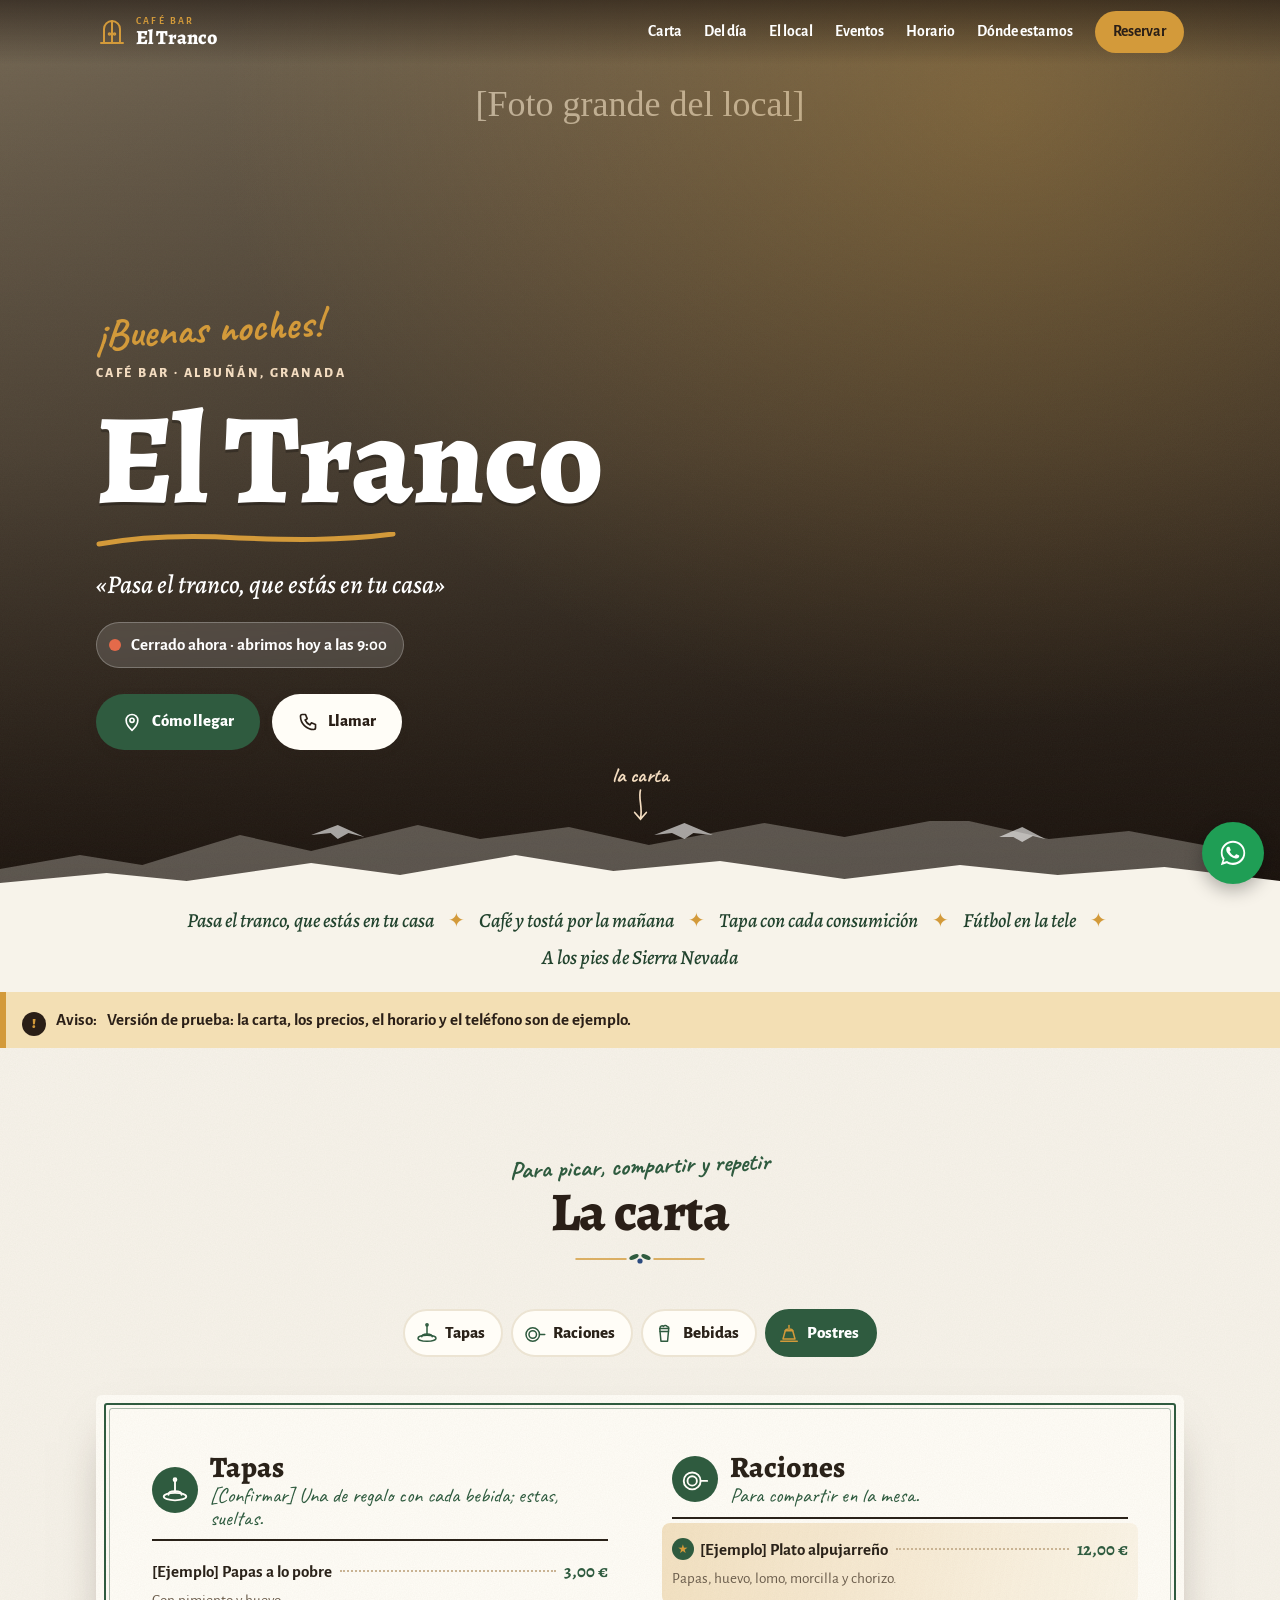
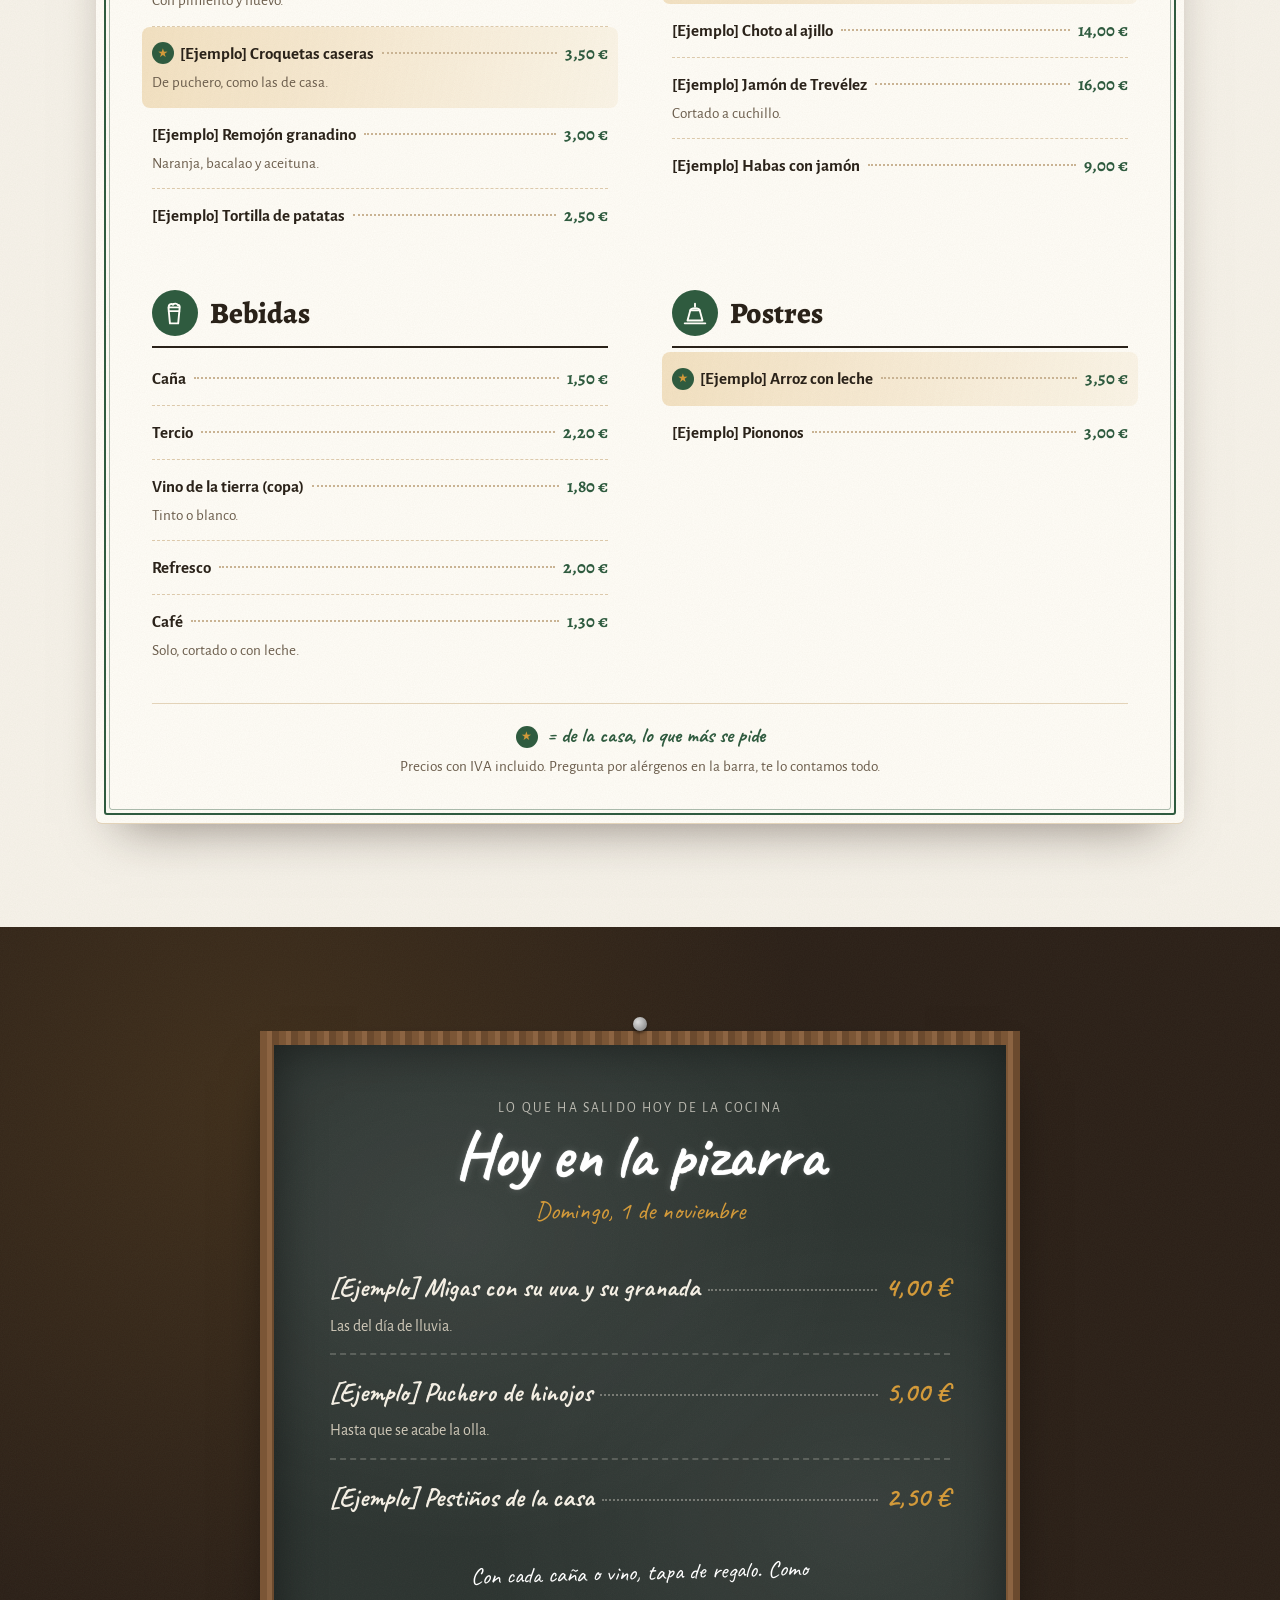
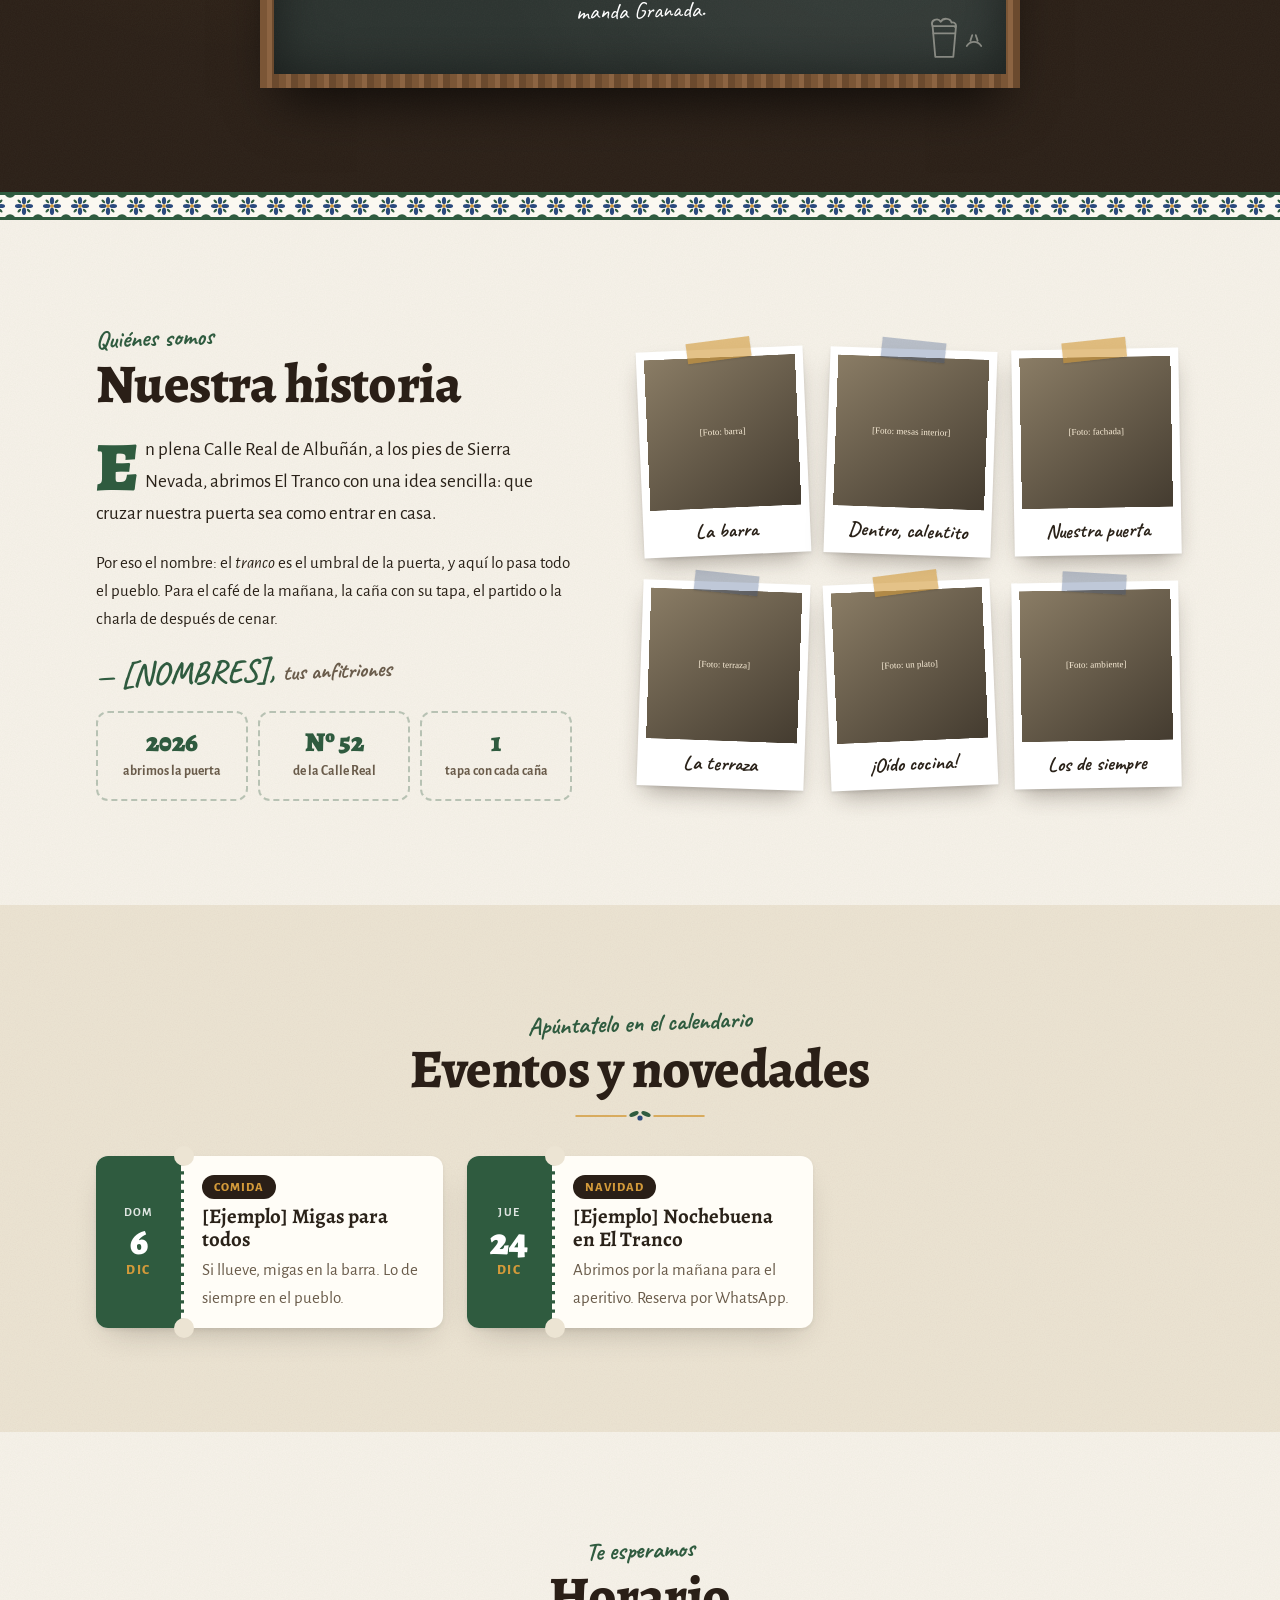
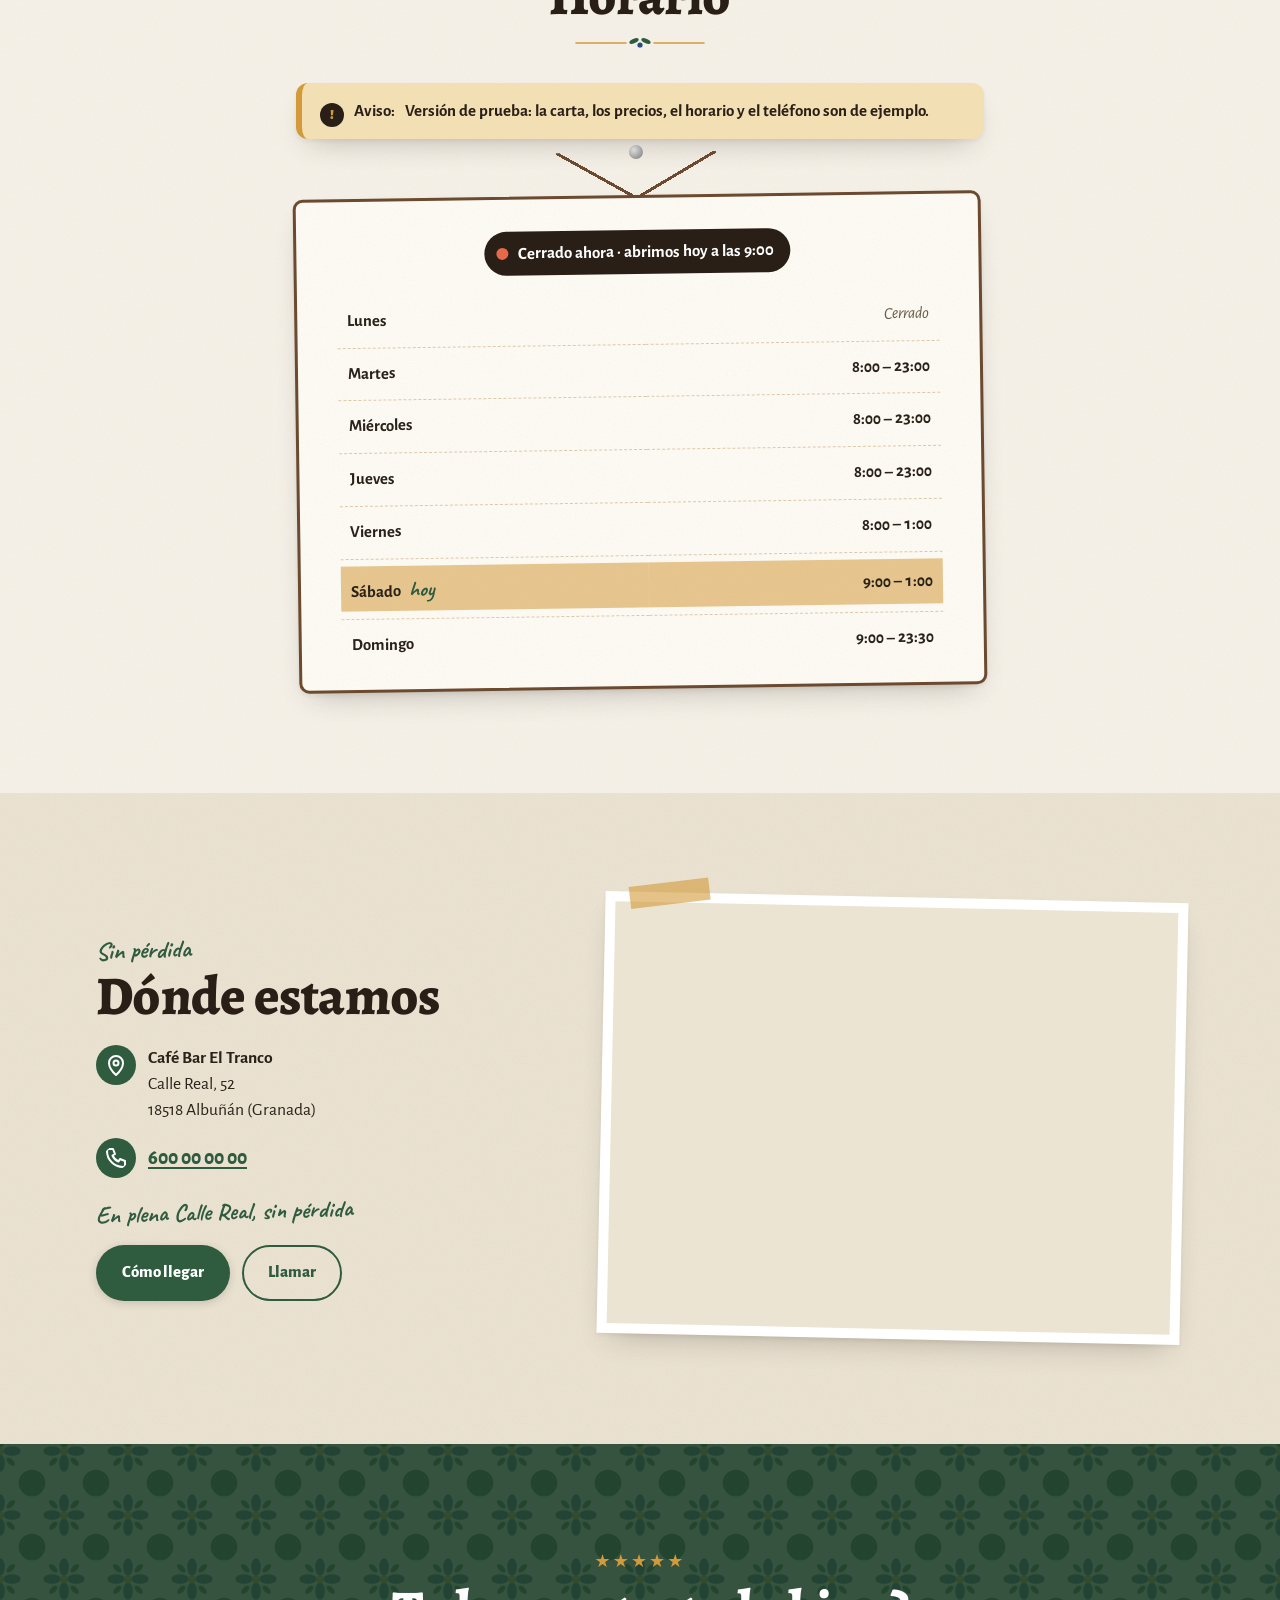
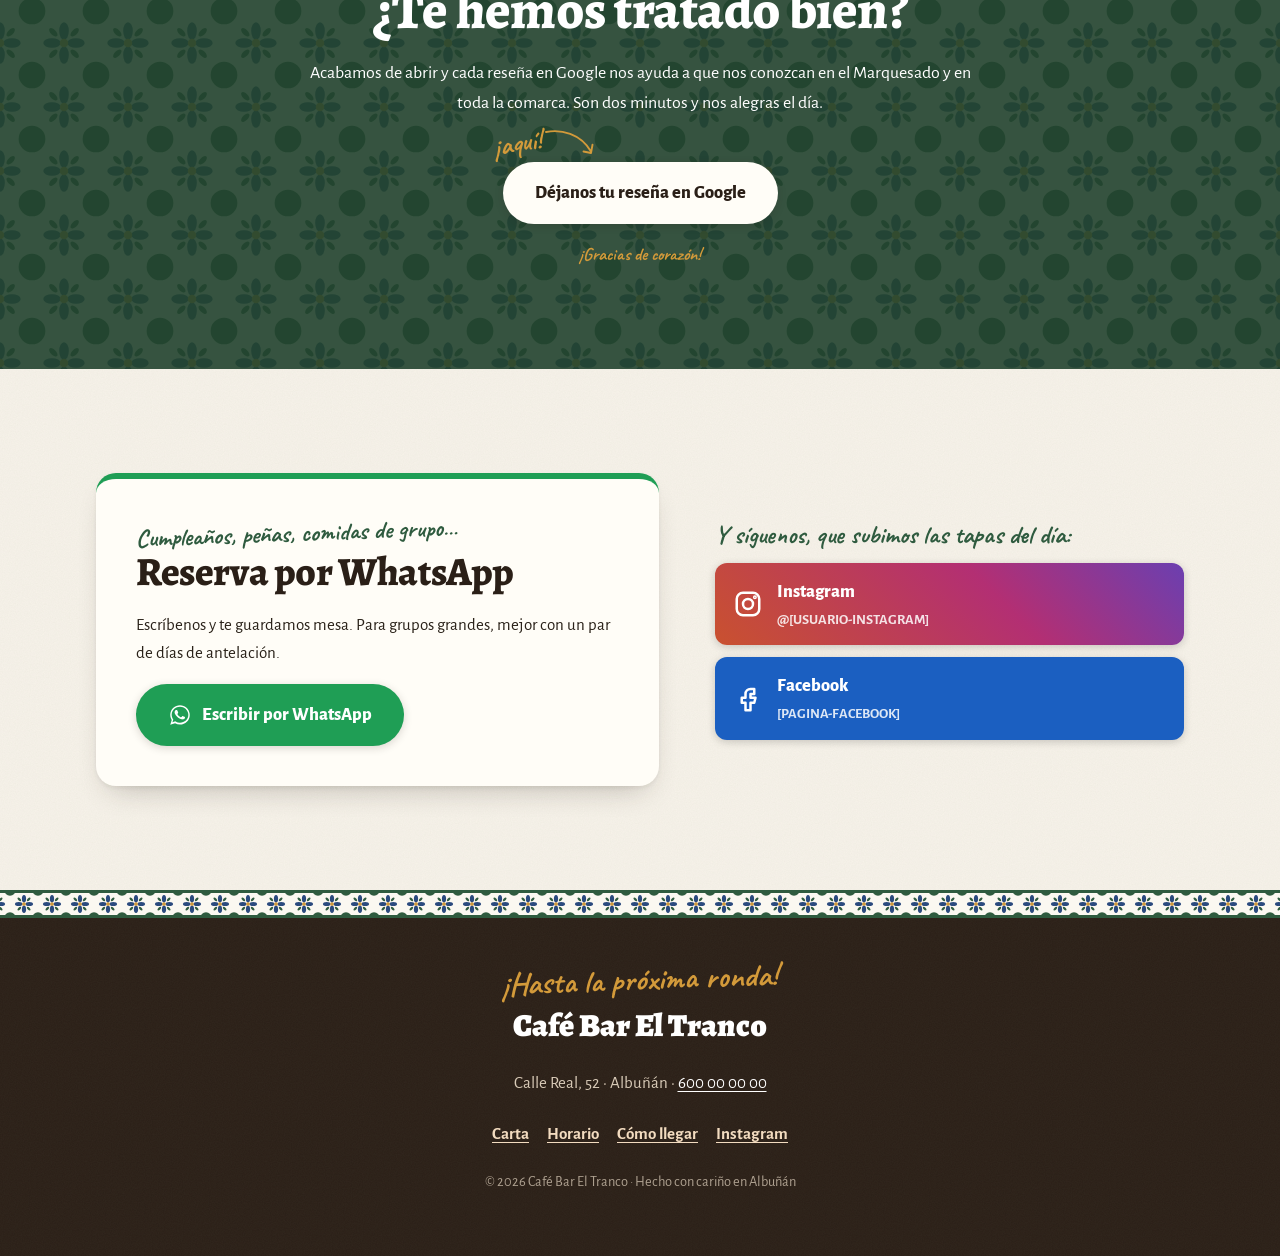
<file: index.html>
<!DOCTYPE html>
<html lang="es">
<head>
  <meta charset="UTF-8">
  <meta name="viewport" content="width=device-width, initial-scale=1">
  <!-- DEMO: que Google no la indexe todavía. QUITAR esta línea al publicar la web definitiva. -->
  <meta name="robots" content="noindex, nofollow">

  <!--
    ============================================================
    PLANTILLA WEB BAR DE PUEBLO
    Busca y sustituye en TODO el proyecto (index.html y qr.html):
      Café Bar El Tranco   → nombre real
      Albuñán           → pueblo
      Granada        → provincia
      Calle Real, 52        → calle y número
      18518               → código postal
      [AÑO]              → año de apertura
      [NOMBRES]          → quién lleva el bar
      600000000          → teléfono (sin espacios)
      600 00 00 00       → teléfono (como se lee)
      34600000000        → WhatsApp con prefijo 34, sin + ni espacios
      [TU-DOMINIO]       → dominio, p. ej. barelpueblo.es
      [USUARIO-INSTAGRAM], [PAGINA-FACEBOOK]
      Enlace de reseñas: hecho con el Place ID de la ficha de Google (no cambia al verificarla)
    Lo que cambia a menudo (carta, platos del día, eventos,
    horario, avisos, frases de la cinta) NO está aquí: está en datos.json.
    ============================================================
  -->

  <title>Café Bar El Tranco · Bar en Albuñán</title>
  <meta name="description" content="Café Bar El Tranco, bar de Albuñán. Tapas caseras, raciones y buen ambiente. Consulta la carta, el horario y cómo llegar.">
  <meta name="theme-color" content="#2a1f17">
  <link rel="canonical" href="https://[TU-DOMINIO]/">
  <link rel="icon" href="img/icono.svg" type="image/svg+xml">

  <!-- Open Graph: lo que se ve al compartir el enlace por WhatsApp o redes -->
  <meta property="og:type" content="website">
  <meta property="og:title" content="Café Bar El Tranco · Bar en Albuñán">
  <meta property="og:description" content="Tapas caseras, raciones y buen ambiente en Albuñán.">
  <meta property="og:url" content="https://[TU-DOMINIO]/">
  <!-- SUSTITUIR: sube una foto JPG de 1200x630 px con este nombre -->
  <meta property="og:image" content="https://[TU-DOMINIO]/img/og-imagen.jpg">
  <meta property="og:locale" content="es_ES">

  <!-- Datos para Google (schema.org). Sustituye los mismos placeholders. -->
  <script type="application/ld+json">
  {
    "@context": "https://schema.org",
    "@type": "BarOrPub",
    "name": "Café Bar El Tranco",
    "url": "https://[TU-DOMINIO]/",
    "image": "https://[TU-DOMINIO]/img/og-imagen.jpg",
    "telephone": "+34600000000",
    "priceRange": "€",
    "servesCuisine": "Tapas",
    "address": {
      "@type": "PostalAddress",
      "streetAddress": "Calle Real, 52",
      "addressLocality": "Albuñán",
      "addressRegion": "Granada",
      "postalCode": "18518",
      "addressCountry": "ES"
    },
    "openingHoursSpecification": [
      { "@type": "OpeningHoursSpecification", "dayOfWeek": ["Tuesday","Wednesday","Thursday"], "opens": "08:00", "closes": "23:00" },
      { "@type": "OpeningHoursSpecification", "dayOfWeek": "Friday", "opens": "08:00", "closes": "01:00" },
      { "@type": "OpeningHoursSpecification", "dayOfWeek": "Saturday", "opens": "09:00", "closes": "01:00" },
      { "@type": "OpeningHoursSpecification", "dayOfWeek": "Sunday", "opens": "09:00", "closes": "23:30" }
    ],
    "sameAs": [
      "https://www.instagram.com/[USUARIO-INSTAGRAM]/",
      "https://www.facebook.com/[PAGINA-FACEBOOK]"
    ]
  }
  </script>

  <link rel="preconnect" href="https://fonts.googleapis.com">
  <link rel="preconnect" href="https://fonts.gstatic.com" crossorigin>
  <link href="https://fonts.googleapis.com/css2?family=Alegreya:ital,wght@0,500;0,700;0,800;1,500&family=Alegreya+Sans:wght@400;500;700;800&family=Caveat:wght@500;700&display=swap" rel="stylesheet">
  <link rel="stylesheet" href="css/estilos.css">
</head>
<body>
  <a class="saltar" href="#carta">Saltar a la carta</a>

  <!-- ===== MENÚ FIJO (transparente sobre la portada, sólido al bajar) ===== -->
  <header class="cabecera">
    <div class="contenedor cabecera__fila">
      <!-- SUSTITUIR: si hay logo, cambia el contenido por <img src="img/logo.png" alt="Café Bar El Tranco"> -->
      <a class="marca" href="#inicio">
        <svg class="marca__icono" viewBox="0 0 32 32" aria-hidden="true"><path d="M8 27V13a8 8 0 0 1 16 0v14"/><path d="M16 5v22"/><path d="M5 27h22"/><circle cx="13.5" cy="18" r=".8"/><circle cx="18.5" cy="18" r=".8"/></svg>
        <span><small>Café Bar</small>El Tranco</span>
      </a>
      <button class="menu-boton" aria-expanded="false" aria-controls="menu" aria-label="Abrir menú">
        <span></span><span></span><span></span>
      </button>
      <nav id="menu" class="menu" aria-label="Principal">
        <a href="#carta">Carta</a>
        <a href="#del-dia">Del día</a>
        <a href="#local">El local</a>
        <a href="#eventos">Eventos</a>
        <a href="#horario">Horario</a>
        <a href="#donde">Dónde estamos</a>
        <a class="menu__reservar" href="https://wa.me/34600000000?text=Hola,%20quer%C3%ADa%20reservar%20mesa" target="_blank" rel="noopener">Reservar</a>
      </nav>
    </div>
  </header>

  <main>
    <!-- ===== 1. PORTADA ===== -->
    <section id="inicio" class="portada">
      <!-- SUSTITUIR: foto grande del local (img/portada.jpg, mínimo 1600 px de ancho) -->
      <img class="portada__foto" src="img/portada.svg" alt="[Foto del local: fachada o barra de Café Bar El Tranco]" fetchpriority="high">


      <div class="portada__contenido contenedor">
        <p class="portada__saludo mano" data-saludo>¡Bienvenidos!</p>
        <p class="portada__pueblo"><span>Café Bar</span> · <span>Albuñán, Granada</span></p>
        <h1>El Tranco</h1>
        <svg class="trazo" viewBox="0 0 300 18" preserveAspectRatio="none" aria-hidden="true"><path d="M3 12c40-7 90-9 140-6 50 2 100 3 154-4"/></svg>
        <!-- PROPUESTA de lema (el tranco es el umbral de la puerta). Confirmar con los dueños. -->
        <p class="portada__lema">«Pasa el tranco, que estás en tu casa»</p>

        <!-- Se calcula solo con el horario de datos.json -->
        <p class="estado" data-estado>
          <span class="estado__punto" aria-hidden="true"></span>
          <span data-estado-texto data-dato="horarioResumen">Consulta nuestro horario</span>
        </p>

        <div class="botones">
          <!-- SUSTITUIR: enlace de Google Maps (en Maps: Compartir → Copiar enlace) -->
          <a class="boton boton--principal" href="https://www.google.com/maps/dir/?api=1&amp;destination=Cafe+Bar+El+Tranco,+Calle+Real+52,+18518+Albu%C3%B1%C3%A1n,+Granada" target="_blank" rel="noopener">
            <svg viewBox="0 0 24 24" aria-hidden="true"><path d="M12 22s7-6.2 7-12a7 7 0 1 0-14 0c0 5.8 7 12 7 12z"/><circle cx="12" cy="10" r="2.5"/></svg>
            Cómo llegar
          </a>
          <a class="boton boton--claro" href="tel:+34600000000">
            <svg viewBox="0 0 24 24" aria-hidden="true"><path d="M5 3h4l2 5-2.5 1.5a11 11 0 0 0 6 6L16 13l5 2v4a2 2 0 0 1-2 2A16 16 0 0 1 3 5a2 2 0 0 1 2-2"/></svg>
            Llamar
          </a>
        </div>
      </div>

      <!-- Silueta de Sierra Nevada, que se ve desde Albuñán -->
      <svg class="portada__sierra" viewBox="0 0 1440 80" preserveAspectRatio="none" aria-hidden="true">
        <path class="sierra-fondo" d="M0 80V48l90-14 70 10 110-30 80 16 120-26 70 14 100-12 90 18 130-22 90 14 120-20 110 22 90-8 120 20V80z"/>
        <path class="sierra-nieve" d="M380 4l-30 10 22-2 8 6 12-6 18 4zM770 2l-34 12 20-2 14 6 10-6 22 2zM1150 6l-26 10 16 0 10 5 12-6 14 3z"/>
        <path class="sierra-frente" d="M0 80V62l120-10 90 8 140-18 100 12 130-20 110 16 120-10 140 18 130-14 110 10 120-8 130 14V80z"/>
      </svg>

      <a class="portada__bajar" href="#carta" aria-label="Ver la carta">
        <span class="mano">la carta</span>
        <svg viewBox="0 0 24 40" aria-hidden="true"><path d="M12 2c-3 10 3 20 0 34M5 29l7 8 7-8"/></svg>
      </a>
    </section>

    <!-- Cinta que se desliza. Las frases se cambian en datos.json → "cinta" -->
    <div class="cinta" data-cinta hidden>
      <div class="cinta__pista" data-cinta-pista></div>
    </div>

    <!-- Aviso destacado (festivos, cierres). Se rellena desde datos.json → "aviso" -->
    <div class="aviso" data-aviso hidden>
      <p class="contenedor"><span class="aviso__icono" aria-hidden="true">!</span> <strong>Aviso:</strong> <span data-aviso-texto></span></p>
    </div>

    <!-- ===== 2. CARTA ===== (se rellena desde datos.json → "carta") -->
    <section id="carta" class="seccion seccion--carta">
      <div class="contenedor">
        <header class="encabezado revelar">
          <p class="antetitulo mano">Para picar, compartir y repetir</p>
          <h2 class="titulo">La carta</h2>
          <span class="adorno" aria-hidden="true"></span>
        </header>

        <nav class="carta__categorias" aria-label="Categorías de la carta" data-carta-categorias></nav>

        <div class="hoja">
          <div class="carta" data-carta>
            <p class="cargando">Cargando la carta…</p>
          </div>
          <footer class="hoja__pie">
            <p><span class="sello-mini" aria-hidden="true">★</span> <span class="mano">= de la casa, lo que más se pide</span></p>
            <p>Precios con IVA incluido. Pregunta por alérgenos en la barra, te lo contamos todo.</p>
          </footer>
        </div>
      </div>
    </section>

    <!-- ===== 3. PLATOS / TAPAS DEL DÍA ===== (datos.json → "platosDelDia") -->
    <section id="del-dia" class="seccion seccion--pizarra" data-del-dia>
      <div class="contenedor">
        <div class="pizarra revelar">
          <span class="pizarra__clavo" aria-hidden="true"></span>
          <p class="pizarra__ante">Lo que ha salido hoy de la cocina</p>
          <h2 class="pizarra__titulo" data-del-dia-titulo>Hoy en la pizarra</h2>
          <p class="pizarra__fecha" data-del-dia-fecha></p>
          <ul class="pizarra__lista" data-del-dia-lista></ul>
          <p class="pizarra__nota" data-del-dia-nota></p>
          <!-- Dibujito de tiza -->
          <svg class="pizarra__dibujo" viewBox="0 0 80 60" aria-hidden="true"><path d="M14 18h26l-3 34H17z"/><path d="M15 26h24"/><path d="M14 18c-3-7 6-10 9-5 3-5 11-4 12 1 4-1 6 3 4 5"/><path d="M52 40c4-6 12-6 16 0M56 34l2-6M64 34l-2-6"/></svg>
        </div>
      </div>
    </section>

    <div class="cenefa" aria-hidden="true"></div>

    <!-- ===== 4. EL LOCAL / NUESTRA HISTORIA ===== -->
    <section id="local" class="seccion seccion--historia">
      <div class="contenedor historia">
        <div class="historia__texto revelar">
          <p class="antetitulo mano">Quiénes somos</p>
          <h2 class="titulo">Nuestra historia</h2>
          <!-- SUSTITUIR: 2-3 frases de los dueños: quién lo lleva, desde cuándo, qué lo hace especial -->
          <!-- TEXTO PROVISIONAL: cambiar por la historia real que cuenten los dueños -->
          <p class="historia__entrada">En plena Calle Real de Albuñán, a los pies de Sierra Nevada, abrimos El Tranco con una idea sencilla: que cruzar nuestra puerta sea como entrar en casa.</p>
          <p>Por eso el nombre: el <em>tranco</em> es el umbral de la puerta, y aquí lo pasa todo el pueblo. Para el café de la mañana, la caña con su tapa, el partido o la charla de después de cenar.</p>
          <p class="firma mano">— [NOMBRES], <span>tus anfitriones</span></p>
          <ul class="datos-curiosos">
            <li><strong>2026</strong><span>abrimos la puerta</span></li>
            <li><strong>Nº 52</strong><span>de la Calle Real</span></li>
            <li><strong>1</strong><span>tapa con cada caña</span></li>
          </ul>
        </div>

        <!-- SUSTITUIR: 4-6 fotos reales (800 px de ancho basta). Cambia el alt y el pie de foto. -->
        <ul class="galeria">
          <li class="polaroid revelar"><figure><img src="img/local-1.svg" alt="[Foto: la barra del bar]" loading="lazy" width="800" height="600"><figcaption>La barra</figcaption></figure></li>
          <li class="polaroid revelar"><figure><img src="img/local-2.svg" alt="[Foto: mesas del interior]" loading="lazy" width="800" height="600"><figcaption>Dentro, calentito</figcaption></figure></li>
          <li class="polaroid revelar"><figure><img src="img/local-3.svg" alt="[Foto: fachada del bar]" loading="lazy" width="800" height="600"><figcaption>Nuestra puerta</figcaption></figure></li>
          <li class="polaroid revelar"><figure><img src="img/local-4.svg" alt="[Foto: la terraza]" loading="lazy" width="800" height="600"><figcaption>La terraza</figcaption></figure></li>
          <li class="polaroid revelar"><figure><img src="img/local-5.svg" alt="[Foto: uno de nuestros platos]" loading="lazy" width="800" height="600"><figcaption>¡Oído cocina!</figcaption></figure></li>
          <li class="polaroid revelar"><figure><img src="img/local-6.svg" alt="[Foto: ambiente del bar]" loading="lazy" width="800" height="600"><figcaption>Los de siempre</figcaption></figure></li>
        </ul>
      </div>
    </section>

    <!-- ===== 5. EVENTOS Y NOVEDADES ===== (datos.json → "eventos")
         Se oculta sola si no hay eventos futuros. -->
    <section id="eventos" class="seccion seccion--alterna" data-eventos>
      <div class="contenedor">
        <header class="encabezado revelar">
          <p class="antetitulo mano">Apúntatelo en el calendario</p>
          <h2 class="titulo">Eventos y novedades</h2>
          <span class="adorno" aria-hidden="true"></span>
        </header>
        <ul class="eventos" data-eventos-lista></ul>
      </div>
    </section>

    <!-- ===== 6. HORARIO ===== (datos.json → "horario" y "aviso") -->
    <section id="horario" class="seccion">
      <div class="contenedor contenedor--estrecho">
        <header class="encabezado revelar">
          <p class="antetitulo mano">Te esperamos</p>
          <h2 class="titulo">Horario</h2>
          <span class="adorno" aria-hidden="true"></span>
        </header>
        <div class="aviso aviso--caja" data-aviso hidden>
          <p><span class="aviso__icono" aria-hidden="true">!</span> <strong>Aviso:</strong> <span data-aviso-texto></span></p>
        </div>
        <div class="cartel revelar">
          <span class="cartel__cuerda" aria-hidden="true"></span>
          <p class="estado estado--cartel" data-estado>
            <span class="estado__punto" aria-hidden="true"></span>
            <span data-estado-texto>Consulta nuestro horario</span>
          </p>
          <table class="horario">
            <caption class="visualmente-oculto">Horario de apertura por días</caption>
            <tbody data-horario></tbody>
          </table>
        </div>
      </div>
    </section>

    <!-- ===== 7. DÓNDE ESTAMOS ===== -->
    <section id="donde" class="seccion seccion--alterna">
      <div class="contenedor donde">
        <div class="donde__datos revelar">
          <p class="antetitulo mano">Sin pérdida</p>
          <h2 class="titulo">Dónde estamos</h2>
          <address class="ficha">
            <span class="ficha__fila">
              <svg viewBox="0 0 24 24" aria-hidden="true"><path d="M12 22s7-6.2 7-12a7 7 0 1 0-14 0c0 5.8 7 12 7 12z"/><circle cx="12" cy="10" r="2.5"/></svg>
              <span><strong>Café Bar El Tranco</strong><br>Calle Real, 52<br>18518 Albuñán (Granada)</span>
            </span>
            <span class="ficha__fila">
              <svg viewBox="0 0 24 24" aria-hidden="true"><path d="M5 3h4l2 5-2.5 1.5a11 11 0 0 0 6 6L16 13l5 2v4a2 2 0 0 1-2 2A16 16 0 0 1 3 5a2 2 0 0 1 2-2"/></svg>
              <a href="tel:+34600000000">600 00 00 00</a>
            </span>
          </address>
          <!-- SUSTITUIR: una pista para encontrarlo -->
          <p class="pista mano">En plena Calle Real, sin pérdida</p>
          <div class="botones">
            <a class="boton boton--principal" href="https://www.google.com/maps/dir/?api=1&amp;destination=Cafe+Bar+El+Tranco,+Calle+Real+52,+18518+Albu%C3%B1%C3%A1n,+Granada" target="_blank" rel="noopener">Cómo llegar</a>
            <a class="boton boton--borde" href="tel:+34600000000">Llamar</a>
          </div>
        </div>
        <!-- SUSTITUIR: en Google Maps busca el bar → Compartir → Insertar un mapa → copia solo la URL del src -->
        <div class="mapa revelar">
          <iframe src="https://www.google.com/maps?q=Cafe+Bar+El+Tranco,+Calle+Real+52,+18518+Albu%C3%B1%C3%A1n,+Granada&amp;output=embed" title="Mapa de cómo llegar a Café Bar El Tranco" loading="lazy" referrerpolicy="no-referrer-when-downgrade"></iframe>
        </div>
      </div>
    </section>

    <!-- ===== 8. RESEÑAS ===== -->
    <section id="resenas" class="seccion seccion--resenas">
      <div class="contenedor contenedor--estrecho centrado revelar">
        <p class="estrellas" aria-hidden="true"><span>★</span><span>★</span><span>★</span><span>★</span><span>★</span></p>
        <h2 class="titulo">¿Te hemos tratado bien?</h2>
        <p>Acabamos de abrir y cada reseña en Google nos ayuda a que nos conozcan en el Marquesado y en toda la comarca. Son dos minutos y nos alegras el día.</p>
        <div class="resenas__accion">
          <span class="resenas__nota mano" aria-hidden="true">¡aquí!</span>
          <svg class="resenas__flecha" viewBox="0 0 80 50" aria-hidden="true"><path d="M4 8c20-4 46 2 60 26M54 34l10 2 2-11"/></svg>
          <!-- Enlace de reseña de la ficha de Google de El Tranco (Place ID ChIJ15v_dQDVcQ0RtkoYEu6FuTg) -->
          <a class="boton boton--crema boton--grande" href="https://search.google.com/local/writereview?placeid=ChIJ15v_dQDVcQ0RtkoYEu6FuTg" target="_blank" rel="noopener">Déjanos tu reseña en Google</a>
        </div>
        <p class="mano resenas__gracias">¡Gracias de corazón!</p>
      </div>
    </section>

    <!-- ===== 9. CONTACTO Y REDES ===== -->
    <section id="contacto" class="seccion">
      <div class="contenedor contacto">
        <div class="contacto__whatsapp revelar">
          <p class="antetitulo mano">Cumpleaños, peñas, comidas de grupo…</p>
          <h2 class="titulo">Reserva por WhatsApp</h2>
          <p>Escríbenos y te guardamos mesa. Para grupos grandes, mejor con un par de días de antelación.</p>
          <a class="boton boton--whatsapp boton--grande" href="https://wa.me/34600000000?text=Hola,%20quer%C3%ADa%20reservar%20mesa" target="_blank" rel="noopener">
            <svg viewBox="0 0 32 32" aria-hidden="true" class="relleno"><use href="#icono-whatsapp"/></svg>
            Escribir por WhatsApp
          </a>
        </div>
        <div class="contacto__redes revelar">
          <p class="mano contacto__sigue">Y síguenos, que subimos las tapas del día:</p>
          <ul class="redes">
            <li><a class="red red--instagram" href="https://www.instagram.com/[USUARIO-INSTAGRAM]/" target="_blank" rel="noopener">
              <svg viewBox="0 0 24 24" aria-hidden="true"><rect x="3" y="3" width="18" height="18" rx="5"/><circle cx="12" cy="12" r="4"/><circle cx="17.5" cy="6.5" r=".6"/></svg>
              <span>Instagram<small>@[USUARIO-INSTAGRAM]</small></span></a></li>
            <li><a class="red red--facebook" href="https://www.facebook.com/[PAGINA-FACEBOOK]" target="_blank" rel="noopener">
              <svg viewBox="0 0 24 24" aria-hidden="true"><path d="M14 8h3V4h-3a4 4 0 0 0-4 4v3H7v4h3v6h4v-6h3l1-4h-4V8z"/></svg>
              <span>Facebook<small>[PAGINA-FACEBOOK]</small></span></a></li>
          </ul>
        </div>
      </div>
    </section>
  </main>

  <!-- ===== 10. PIE DE PÁGINA ===== -->
  <div class="cenefa" aria-hidden="true"></div>
  <footer class="pie">
    <div class="contenedor">
      <p class="pie__despedida mano">¡Hasta la próxima ronda!</p>
      <p class="pie__marca">Café Bar El Tranco</p>
      <p>Calle Real, 52 · Albuñán · <a href="tel:+34600000000">600 00 00 00</a></p>
      <nav class="pie__enlaces" aria-label="Pie de página">
        <a href="#carta">Carta</a>
        <a href="#horario">Horario</a>
        <a href="#donde">Cómo llegar</a>
        <a href="https://www.instagram.com/[USUARIO-INSTAGRAM]/" target="_blank" rel="noopener">Instagram</a>
      </nav>
      <p class="pie__legal">© <span data-anio>2026</span> Café Bar El Tranco · Hecho con cariño en Albuñán</p>
    </div>
  </footer>

  <!-- Icono de WhatsApp reutilizable -->
  <svg width="0" height="0" style="position:absolute" aria-hidden="true">
    <symbol id="icono-whatsapp" viewBox="0 0 32 32"><path d="M16 3C8.8 3 3 8.7 3 15.8c0 2.5.7 4.9 2 7L3 29l6.4-2c2 1.1 4.3 1.7 6.6 1.7 7.2 0 13-5.7 13-12.8C29 8.7 23.2 3 16 3zm0 23.4c-2.1 0-4.1-.6-5.9-1.7l-.4-.2-3.8 1.2 1.2-3.7-.3-.4c-1.2-1.8-1.9-3.9-1.9-6C4.9 9.8 9.9 5 16 5s11.1 4.8 11.1 10.8S22.1 26.4 16 26.4zm6.1-8c-.3-.2-2-1-2.3-1.1-.3-.1-.5-.2-.8.2-.2.3-.9 1.1-1.1 1.3-.2.2-.4.2-.7.1-.3-.2-1.4-.5-2.7-1.7-1-.9-1.7-2-1.9-2.3-.2-.3 0-.5.1-.7l.5-.6c.2-.2.2-.3.3-.6.1-.2 0-.4 0-.6l-1.1-2.5c-.3-.7-.6-.6-.8-.6h-.7c-.2 0-.6.1-.9.4-.3.3-1.2 1.1-1.2 2.8s1.2 3.3 1.4 3.5c.2.2 2.4 3.6 5.8 5 .8.3 1.4.5 1.9.7.8.3 1.6.2 2.2.1.7-.1 2-.8 2.3-1.6.3-.8.3-1.5.2-1.6-.1-.1-.3-.2-.6-.3z"/></symbol>
  </svg>

  <!-- Botón flotante de WhatsApp -->
  <a class="whatsapp-flotante" href="https://wa.me/34600000000?text=Hola,%20quer%C3%ADa%20reservar%20mesa" target="_blank" rel="noopener" aria-label="Escríbenos por WhatsApp">
    <span class="whatsapp-flotante__bocadillo mano" aria-hidden="true">¿Reservamos?</span>
    <svg viewBox="0 0 32 32" width="30" height="30" aria-hidden="true"><use href="#icono-whatsapp"/></svg>
  </a>

  <script src="js/main.js" defer></script>
</body>
</html>
</file>
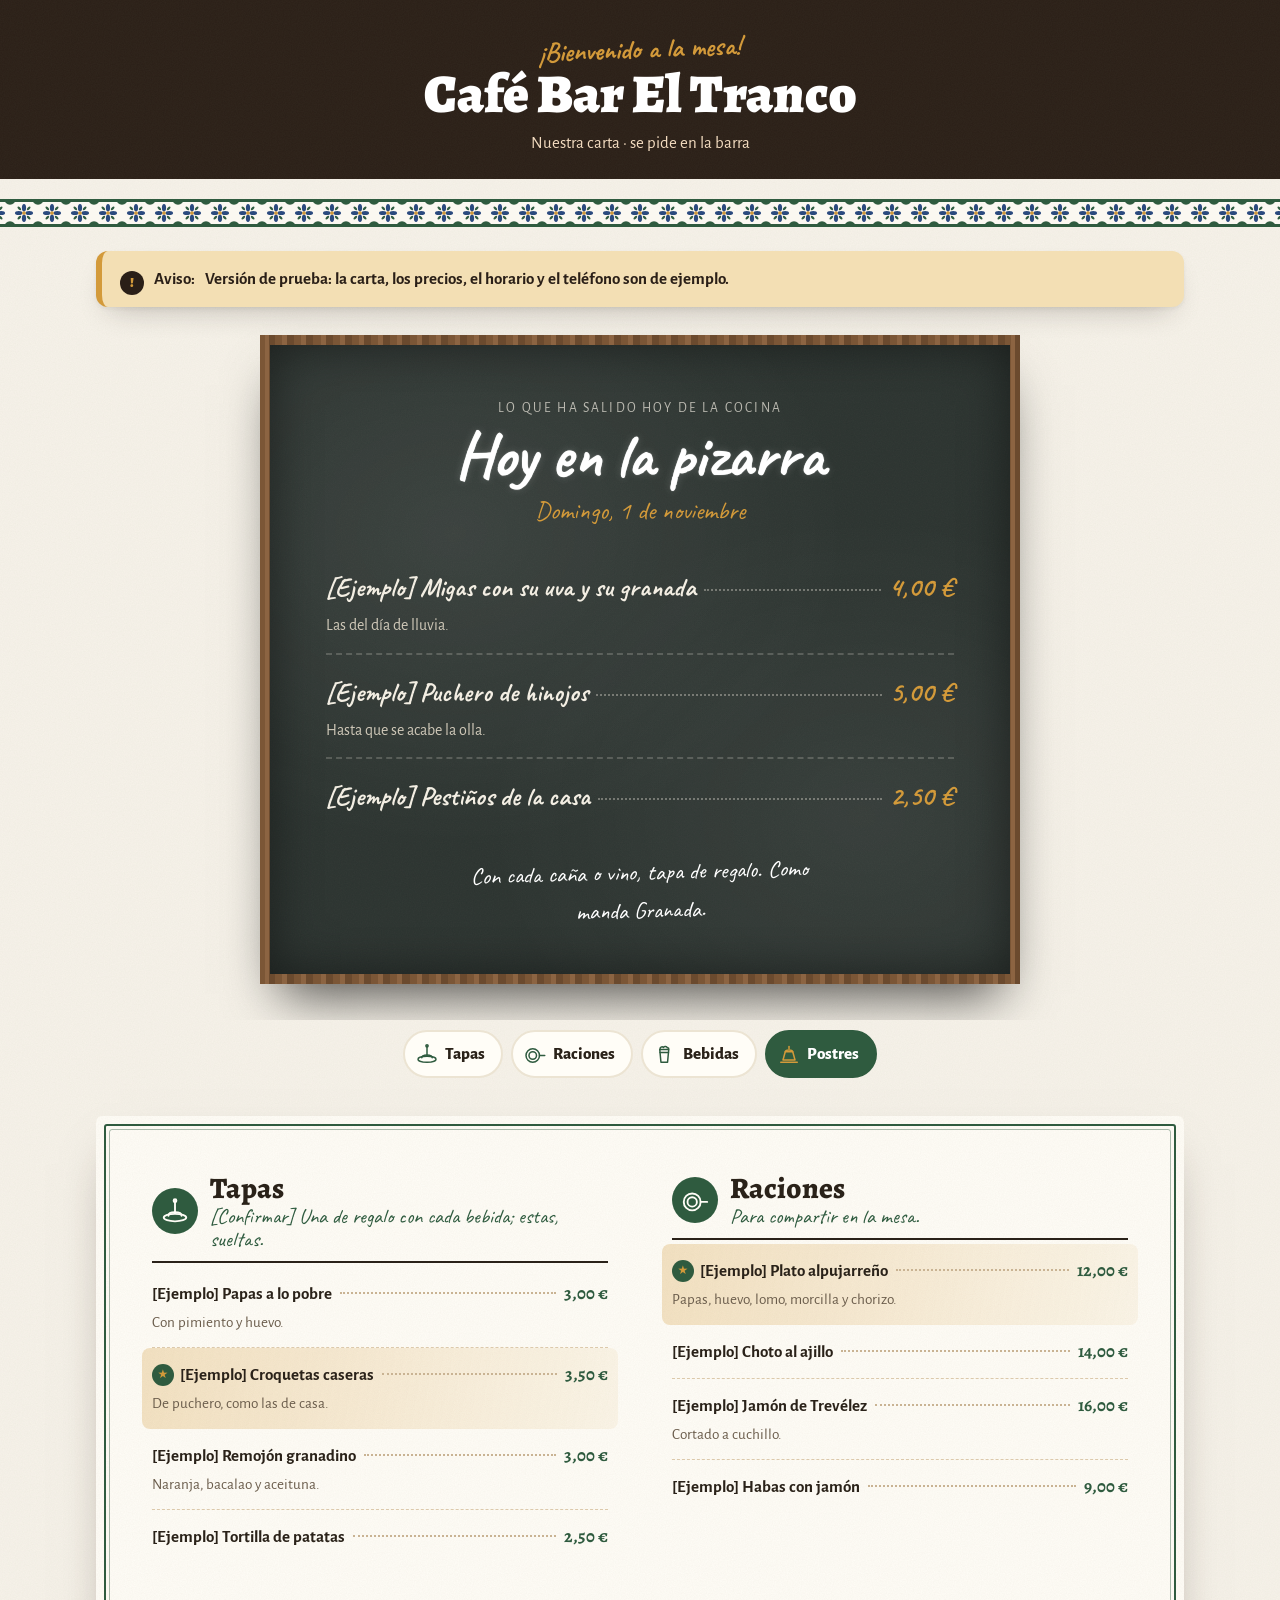
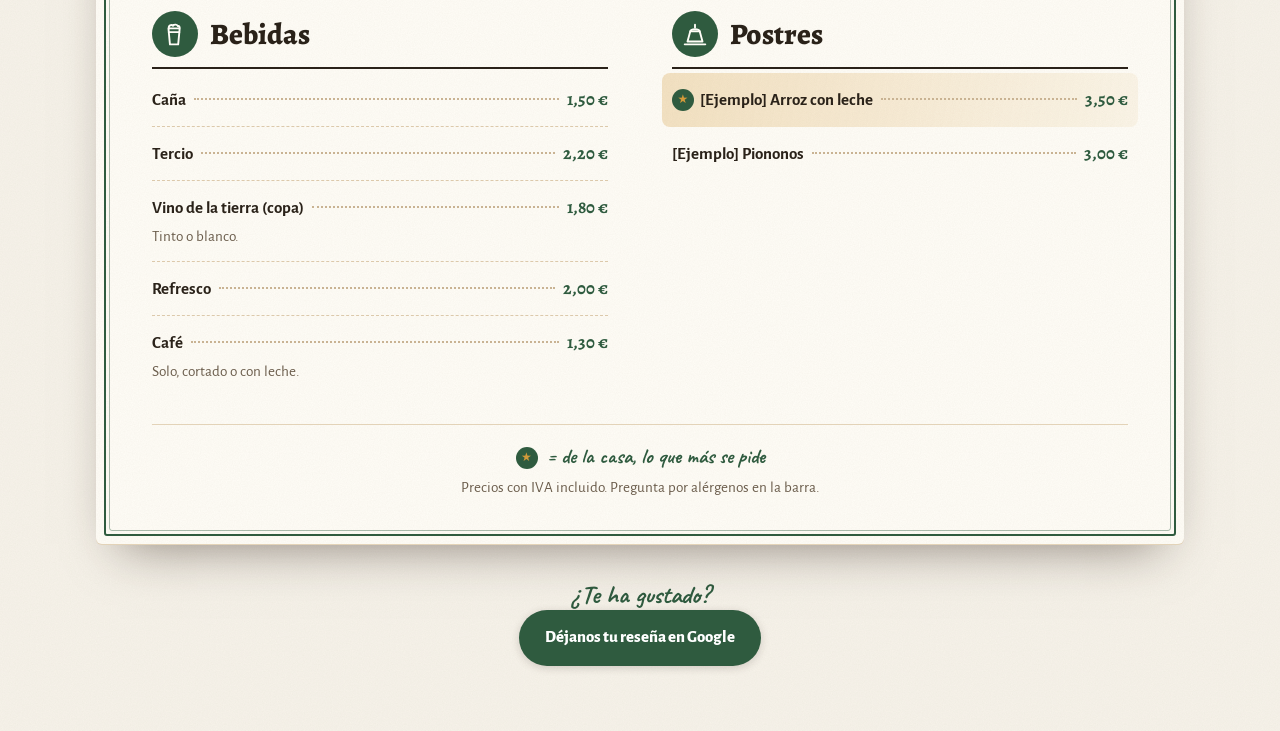
<file: qr.html>
<!DOCTYPE html>
<html lang="es">
<head>
  <meta charset="UTF-8">
  <meta name="viewport" content="width=device-width, initial-scale=1">
  <!-- DEMO: que Google no la indexe todavía. QUITAR esta línea al publicar la web definitiva. -->
  <meta name="robots" content="noindex, nofollow">
  <!-- Página para el código QR de las mesas y la barra: solo la carta.
       Usa el mismo datos.json que la web, así que no hay que tocar nada aquí
       salvo Café Bar El Tranco y el enlace de reseña. -->
  <title>Carta · Café Bar El Tranco</title>
  <meta name="description" content="Carta de Café Bar El Tranco en Albuñán: tapas, raciones, bebidas y postres.">
  <meta name="theme-color" content="#2a1f17">
  <link rel="icon" href="img/icono.svg" type="image/svg+xml">
  <link rel="preconnect" href="https://fonts.googleapis.com">
  <link rel="preconnect" href="https://fonts.gstatic.com" crossorigin>
  <link href="https://fonts.googleapis.com/css2?family=Alegreya:ital,wght@0,500;0,700;0,800;1,500&family=Alegreya+Sans:wght@400;500;700;800&family=Caveat:wght@500;700&display=swap" rel="stylesheet">
  <link rel="stylesheet" href="css/estilos.css">
</head>
<body class="pagina-qr">
  <header class="qr-cabecera">
    <p class="mano">¡Bienvenido a la mesa!</p>
    <h1>Café Bar El Tranco</h1>
    <p>Nuestra carta · se pide en la barra</p>
  </header>
  <div class="cenefa" aria-hidden="true"></div>

  <main class="contenedor" style="margin-top:24px">
    <div class="aviso aviso--caja" data-aviso hidden>
      <p><span class="aviso__icono" aria-hidden="true">!</span> <strong>Aviso:</strong> <span data-aviso-texto></span></p>
    </div>

    <!-- Platos del día (se oculta solo si no hay) -->
    <section id="del-dia" data-del-dia>
      <div class="pizarra">
        <p class="pizarra__ante">Lo que ha salido hoy de la cocina</p>
        <h2 class="pizarra__titulo" data-del-dia-titulo>Hoy en la pizarra</h2>
        <p class="pizarra__fecha" data-del-dia-fecha></p>
        <ul class="pizarra__lista" data-del-dia-lista></ul>
        <p class="pizarra__nota" data-del-dia-nota></p>
      </div>
    </section>

    <nav class="carta__categorias" aria-label="Categorías de la carta" data-carta-categorias></nav>
    <div class="hoja">
      <div class="carta" data-carta>
        <p class="cargando">Cargando la carta…</p>
      </div>
      <footer class="hoja__pie">
        <p><span class="sello-mini" aria-hidden="true">★</span> <span class="mano">= de la casa, lo que más se pide</span></p>
        <p>Precios con IVA incluido. Pregunta por alérgenos en la barra.</p>
      </footer>
    </div>

    <p class="centrado" style="margin-top:36px">
      <span class="mano" style="display:block;font-size:1.6rem;color:var(--color-principal)">¿Te ha gustado?</span>
      <!-- Mismo enlace de reseña que en index.html -->
      <a class="boton boton--principal" href="https://search.google.com/local/writereview?placeid=ChIJ15v_dQDVcQ0RtkoYEu6FuTg" target="_blank" rel="noopener">Déjanos tu reseña en Google</a>
    </p>
  </main>

  <script src="js/main.js" defer></script>
</body>
</html>
</file>
<file: css/estilos.css>
/* ============================================================
   ESTILOS · Bar de pueblo (mobile-first)
   Para cambiar el aspecto, toca primero las variables de :root.
   Idea visual: pueblo de Granada. Cal, postigos verdes, cerámica
   de Fajalauza, pizarra de tiza, polaroids y notas a mano.
   ============================================================ */

:root {
  /* Paleta de pueblo: cal, postigo verde, cerámica de Fajalauza (verde y azul), madera y luz de candil */
  --color-fondo: #f7f3ea;          /* pared encalada */
  --color-papel: #fffdf7;          /* hoja de la carta */
  --color-alterno: #ece4d3;        /* piedra / arena */
  --color-texto: #2a2219;          /* madera oscura */
  --color-texto-suave: #6a5c4b;
  --color-principal: #2f5b3f;      /* verde postigo */
  --color-principal-oscuro: #22432e;
  --color-acento: #d39a3a;         /* miel, luz de candil */
  --color-azul: #2b4a7e;           /* azul cobalto de Fajalauza */
  --color-pizarra: #2b3330;
  --color-tiza: #f3eee3;
  --color-madera: #6b4a2f;
  --color-oscuro: #2a1f17;
  --color-whatsapp: #1f9e55;
  --color-abierto: #4cb36a;

  --fuente-titulos: "Alegreya", Georgia, serif;
  --fuente-texto: "Alegreya Sans", system-ui, -apple-system, "Segoe UI", sans-serif;
  --fuente-mano: "Caveat", "Segoe Print", cursive;

  --alto-cabecera: 64px;
  --radio: 12px;
  --sombra: 0 2px 4px rgba(42, 34, 25, .06), 0 14px 30px -14px rgba(42, 34, 25, .3);
  --ancho-max: 1120px;

  /* Azulejo estilo Fajalauza (cerámica granadina): flor azul, hojas y esquinas verdes */
  --azulejo: url("data:image/svg+xml,%3Csvg xmlns='http://www.w3.org/2000/svg' width='48' height='48' viewBox='0 0 48 48'%3E%3Crect width='48' height='48' fill='%23fbf8f1'/%3E%3Cpath d='M0 0h10A10 10 0 0 1 0 10zM48 0v10A10 10 0 0 1 38 0zM0 48V38a10 10 0 0 1 10 10zM48 48H38a10 10 0 0 1 10-10z' fill='%232f5b3f'/%3E%3Cg fill='%232b4a7e'%3E%3Cellipse cx='24' cy='15' rx='3.6' ry='6.5'/%3E%3Cellipse cx='24' cy='33' rx='3.6' ry='6.5'/%3E%3Cellipse cx='15' cy='24' rx='6.5' ry='3.6'/%3E%3Cellipse cx='33' cy='24' rx='6.5' ry='3.6'/%3E%3C/g%3E%3Cg fill='%232f5b3f'%3E%3Cellipse cx='16' cy='16' rx='2' ry='4' transform='rotate(-45 16 16)'/%3E%3Cellipse cx='32' cy='16' rx='2' ry='4' transform='rotate(45 32 16)'/%3E%3Cellipse cx='16' cy='32' rx='2' ry='4' transform='rotate(45 16 32)'/%3E%3Cellipse cx='32' cy='32' rx='2' ry='4' transform='rotate(-45 32 32)'/%3E%3C/g%3E%3Ccircle cx='24' cy='24' r='3.2' fill='%23d39a3a'/%3E%3C/svg%3E");
  /* Grano de cal */
  --grano: url("data:image/svg+xml,%3Csvg xmlns='http://www.w3.org/2000/svg' width='180' height='180'%3E%3Cfilter id='n'%3E%3CfeTurbulence type='fractalNoise' baseFrequency='.85' numOctaves='3' stitchTiles='stitch'/%3E%3CfeColorMatrix values='0 0 0 0 .3 0 0 0 0 .25 0 0 0 0 .18 0 0 0 .07 0'/%3E%3C/filter%3E%3Crect width='100%25' height='100%25' filter='url(%23n)'/%3E%3C/svg%3E");
  /* Adorno bajo los títulos: ramita de olivo */
  --adorno: url("data:image/svg+xml,%3Csvg xmlns='http://www.w3.org/2000/svg' width='140' height='16' viewBox='0 0 140 16'%3E%3Cpath d='M6 8h50M84 8h50' stroke='%23d39a3a' stroke-width='1.5' stroke-linecap='round'/%3E%3Cg fill='%232f5b3f'%3E%3Cellipse cx='64' cy='6' rx='5' ry='2.2' transform='rotate(-25 64 6)'/%3E%3Cellipse cx='76' cy='6' rx='5' ry='2.2' transform='rotate(25 76 6)'/%3E%3C/g%3E%3Ccircle cx='70' cy='10' r='2.6' fill='%232b4a7e'/%3E%3C/svg%3E");
}

/* ---------- Base ---------- */
*, *::before, *::after { box-sizing: border-box; }
[hidden] { display: none !important; }

html {
  scroll-behavior: smooth;
  scroll-padding-top: calc(var(--alto-cabecera) + 8px);
  -webkit-text-size-adjust: 100%;
}

body {
  margin: 0;
  font-family: var(--fuente-texto);
  font-size: 1.0625rem;
  line-height: 1.65;
  color: var(--color-texto);
  background: var(--grano), var(--color-fondo);
  overflow-x: hidden;
}

img { max-width: 100%; display: block; }
a { color: var(--color-principal); text-underline-offset: 3px; }
h1, h2, h3 {
  font-family: var(--fuente-titulos);
  line-height: 1.1;
  margin: 0 0 .5em;
}
svg { flex: none; }

:focus-visible { outline: 3px solid var(--color-acento); outline-offset: 3px; border-radius: 4px; }
::selection { background: var(--color-acento); color: var(--color-oscuro); }

.contenedor { width: 100%; max-width: var(--ancho-max); margin: 0 auto; padding: 0 16px; }
.contenedor--estrecho { max-width: 720px; }
.centrado { text-align: center; }
.mano { font-family: var(--fuente-mano); font-weight: 700; line-height: 1.15; }

.visualmente-oculto {
  position: absolute; width: 1px; height: 1px; overflow: hidden;
  clip: rect(0 0 0 0); white-space: nowrap;
}

.saltar {
  position: absolute; left: 8px; top: -60px; z-index: 100;
  background: var(--color-oscuro); color: #fff; padding: 10px 14px; border-radius: 8px;
}
.saltar:focus { top: 8px; }

/* ---------- Títulos de sección ---------- */
.encabezado { text-align: center; margin-bottom: 32px; }
.antetitulo {
  margin: 0 0 2px; font-size: 1.55rem; color: var(--color-principal);
  transform: rotate(-2deg); display: inline-block;
}
.titulo {
  font-size: clamp(2.2rem, 9vw, 3.4rem); font-weight: 800;
  color: var(--color-oscuro); letter-spacing: -.01em; margin-bottom: .15em;
}
.adorno { display: block; width: 140px; height: 16px; margin: 6px auto 0; background: var(--adorno) no-repeat center; }

/* Cenefa de azulejos entre secciones */
.cenefa {
  height: 28px;
  background: var(--azulejo) repeat-x center / 28px 28px;
  border-block: 3px solid var(--color-principal);
}

/* ---------- Botones ---------- */
.botones { display: flex; flex-wrap: wrap; gap: 12px; }

.boton {
  display: inline-flex; align-items: center; justify-content: center; gap: 10px;
  min-height: 50px; padding: 12px 24px;
  border-radius: 999px; border: 2px solid transparent;
  font-weight: 800; font-size: 1.05rem; text-decoration: none;
  box-shadow: 0 2px 8px rgba(42,34,25,.18);
  transition: transform .15s ease, box-shadow .15s ease, background-color .15s ease;
}
.boton:hover { transform: translateY(-2px); box-shadow: 0 6px 14px rgba(42,34,25,.22); }
.boton:active { transform: translateY(1px); }
.boton svg { width: 20px; height: 20px; fill: none; stroke: currentColor; stroke-width: 2; stroke-linecap: round; stroke-linejoin: round; }
.boton svg.relleno { fill: currentColor; stroke: none; width: 24px; height: 24px; }
.boton--principal { background: var(--color-principal); color: #fff; }
.boton--principal:hover { background: var(--color-principal-oscuro); }
.boton--claro, .boton--crema { background: var(--color-papel); color: var(--color-oscuro); }
.boton--borde { border-color: var(--color-principal); color: var(--color-principal); background: transparent; box-shadow: none; }
.boton--borde:hover { background: var(--color-principal); color: #fff; box-shadow: none; }
.boton--whatsapp { background: var(--color-whatsapp); color: #fff; }
.boton--grande { min-height: 58px; padding: 14px 30px; font-size: 1.15rem; }

/* ---------- Cabecera fija ---------- */
.cabecera {
  position: fixed; inset: 0 0 auto 0; z-index: 50;
  height: var(--alto-cabecera); color: #fff;
  background: linear-gradient(to bottom, rgba(20,12,8,.55), transparent);
  transition: background-color .3s ease, box-shadow .3s ease;
}
.cabecera.solida {
  background: rgba(36, 24, 17, .96);
  box-shadow: 0 2px 0 var(--color-acento);
}
.cabecera__fila { height: 100%; display: flex; align-items: center; justify-content: space-between; }

.marca {
  display: flex; align-items: center; gap: 8px;
  font-family: var(--fuente-titulos);
  font-weight: 800; font-size: 1.25rem; color: #fff; text-decoration: none; white-space: nowrap;
}
.marca > span { line-height: 1.05; }
.marca small {
  display: block; font-family: var(--fuente-texto); font-weight: 700;
  font-size: .62rem; letter-spacing: .22em; text-transform: uppercase; color: var(--color-acento);
}
.marca__icono {
  width: 32px; height: 32px; fill: none; stroke: var(--color-acento);
  stroke-width: 2; stroke-linecap: round; stroke-linejoin: round;
  transition: transform .3s ease;
}
.marca:hover .marca__icono { transform: rotate(-12deg); }

.menu-boton {
  width: 48px; height: 48px; padding: 13px 11px;
  display: flex; flex-direction: column; justify-content: space-between;
  background: none; border: 0; cursor: pointer;
}
.menu-boton span { display: block; height: 3px; background: #fff; border-radius: 2px; transition: transform .2s, opacity .2s; }
.menu-boton[aria-expanded="true"] span:nth-child(1) { transform: translateY(8.5px) rotate(45deg); }
.menu-boton[aria-expanded="true"] span:nth-child(2) { opacity: 0; }
.menu-boton[aria-expanded="true"] span:nth-child(3) { transform: translateY(-8.5px) rotate(-45deg); }

.menu {
  position: absolute; top: var(--alto-cabecera); left: 0; right: 0;
  display: none; flex-direction: column;
  background: var(--color-oscuro); padding: 8px 0 20px;
  border-bottom: 3px solid var(--color-acento);
  box-shadow: var(--sombra);
}
.menu.abierto { display: flex; animation: bajar .25s ease; }
.menu a {
  color: #fff; text-decoration: none; font-weight: 700;
  padding: 14px 20px; font-size: 1.15rem;
}
.menu a:hover { color: var(--color-acento); }
.menu .menu__reservar {
  margin: 8px 20px 0; text-align: center; border-radius: 999px;
  background: var(--color-acento); color: var(--color-oscuro);
}
.menu .menu__reservar:hover { color: var(--color-oscuro); background: #e2ae55; }

@keyframes bajar { from { opacity: 0; transform: translateY(-8px); } }

/* ---------- 1. Portada ---------- */
.portada {
  position: relative; min-height: 100vh; min-height: 100svh;
  display: flex; align-items: flex-end;
  padding: calc(var(--alto-cabecera) + 120px) 0 150px;
  color: #fff; overflow: hidden; isolation: isolate;
}
.portada__foto {
  position: absolute; inset: 0; z-index: -2;
  width: 100%; height: 100%; object-fit: cover;
  animation: acercar 18s ease-out both;
}
.portada::before {
  content: ""; position: absolute; inset: 0; z-index: -1;
  background:
    var(--grano),
    radial-gradient(ellipse at 78% 12%, rgba(211,154,58,.3), transparent 55%),
    linear-gradient(to top, rgba(20,12,8,.92) 0%, rgba(20,12,8,.45) 50%, rgba(20,12,8,.2) 100%);
}
@keyframes acercar { from { transform: scale(1.12); } }

.portada__contenido { position: relative; }
.portada__saludo {
  margin: 0 0 4px; font-size: 2rem; color: var(--color-acento);
  transform: rotate(-3deg); transform-origin: left;
}
.portada__pueblo {
  margin: 0 0 4px; text-transform: uppercase; letter-spacing: .18em;
  font-weight: 800; font-size: .85rem; color: #f3dcc0;
}
.portada h1 {
  font-size: clamp(3.8rem, 19vw, 8rem); font-weight: 800; margin: 0; letter-spacing: -.01em;
  text-shadow: 0 3px 0 rgba(0,0,0,.25);
}
.trazo {
  display: block; width: min(300px, 70%); height: 18px; margin: 2px 0 18px;
  fill: none; stroke: var(--color-acento); stroke-width: 5; stroke-linecap: round;
  stroke-dasharray: 320; stroke-dashoffset: 320;
  animation: dibujar 1.1s .5s ease-out forwards;
}
@keyframes dibujar { to { stroke-dashoffset: 0; } }

.portada__lema {
  font-family: var(--fuente-titulos); font-style: italic; font-weight: 500;
  font-size: 1.3rem; line-height: 1.35; margin: 0 0 20px; max-width: 30ch;
}

/* Píldora "Abierto ahora / Cerrado" */
.estado {
  display: inline-flex; gap: 10px; align-items: center;
  margin: 0 0 26px; padding: 8px 16px 8px 12px;
  background: rgba(255,255,255,.14); border: 1px solid rgba(255,255,255,.25);
  backdrop-filter: blur(4px);
  border-radius: 999px; font-weight: 700;
}
.estado__punto { width: 12px; height: 12px; border-radius: 50%; background: var(--color-acento); position: relative; }
.estado--abierto .estado__punto { background: var(--color-abierto); }
.estado--abierto .estado__punto::after {
  content: ""; position: absolute; inset: 0; border-radius: 50%;
  background: var(--color-abierto); animation: latido 1.8s ease-out infinite;
}
.estado--cerrado .estado__punto { background: #e46a4a; }
@keyframes latido { to { transform: scale(2.6); opacity: 0; } }


.portada__bajar {
  position: absolute; left: 50%; bottom: 78px; translate: -50% 0;
  display: flex; flex-direction: column; align-items: center;
  color: #f3dcc0; text-decoration: none; font-size: 1.3rem;
}
.portada__sierra { position: absolute; left: 0; bottom: -1px; width: 100%; height: 80px; }
.sierra-fondo { fill: rgba(247,243,234,.28); }
.sierra-nieve { fill: rgba(255,255,255,.6); }
.sierra-frente { fill: var(--color-fondo); }
.portada__bajar svg {
  width: 20px; height: 34px; fill: none; stroke: currentColor; stroke-width: 2; stroke-linecap: round;
  animation: rebote 2s ease-in-out infinite;
}
@keyframes rebote { 50% { transform: translateY(6px); } }

/* ---------- Cinta que se desliza ---------- */
.cinta { background: var(--color-fondo); color: var(--color-principal-oscuro); padding: 4px 0 18px; }
.cinta__pista {
  display: flex; flex-wrap: wrap; justify-content: center; gap: 4px 0;
  max-width: var(--ancho-max); margin: 0 auto; padding: 0 16px;
}
.cinta__pista span {
  font-family: var(--fuente-titulos);
  font-style: italic; font-weight: 500; font-size: 1.25rem; white-space: nowrap; padding: 0 14px;
}
.cinta__pista .cinta__sep { color: var(--color-acento); font-style: normal; padding: 0; }
.cinta__pista .cinta__sep:last-child { display: none; }
@media (max-width: 767px) {
  .cinta__pista { flex-direction: column; align-items: center; }
  .cinta__pista .cinta__sep { display: none; }
}

/* ---------- Aviso ---------- */
.aviso {
  background: #f3dfb4; border-left: 6px solid var(--color-acento);
  color: var(--color-oscuro);
}
.aviso p { margin: 0; padding-top: 14px; padding-bottom: 14px; font-weight: 700; display: flex; gap: 10px; align-items: baseline; }
.aviso__icono {
  flex: none; display: inline-grid; place-items: center; width: 24px; height: 24px;
  border-radius: 50%; background: var(--color-oscuro); color: var(--color-acento);
  font-weight: 900; font-size: .9rem; transform: translateY(3px);
}
.aviso--caja { border-radius: var(--radio); margin-bottom: 28px; box-shadow: var(--sombra); }
.aviso--caja p { padding: 14px 18px; }

/* ---------- Secciones ---------- */
.seccion { padding: 72px 0; position: relative; }
.seccion--alterna { background: var(--grano), var(--color-alterno); }

/* ---------- 2. Carta ---------- */
.carta__categorias {
  position: sticky; top: var(--alto-cabecera); z-index: 5;
  display: flex; gap: 8px; overflow-x: auto;
  margin: 0 -16px 20px; padding: 10px 16px;
  background: var(--grano), var(--color-fondo);
  scrollbar-width: none;
}
.carta__categorias::-webkit-scrollbar { display: none; }
.carta__categorias a {
  flex: none; display: inline-flex; align-items: center; gap: 6px;
  padding: 8px 16px 8px 10px; border-radius: 999px;
  background: var(--color-papel); border: 2px solid var(--color-alterno);
  color: var(--color-texto); font-weight: 800; text-decoration: none;
  transition: border-color .15s, background-color .15s, color .15s;
}
.carta__categorias a svg { width: 24px; height: 24px; color: var(--color-principal); }
.carta__categorias a:hover { border-color: var(--color-principal); }
.carta__categorias a.activa { background: var(--color-principal); border-color: var(--color-principal); color: #fff; }
.carta__categorias a.activa svg { color: var(--color-acento); }

/* La hoja de la carta, con doble filete como las cartas de antes */
.hoja {
  position: relative;
  background: var(--grano), var(--color-papel);
  border-radius: 6px;
  padding: 36px 22px 28px;
  box-shadow: 0 1px 0 #e3d3b8, 0 24px 50px -24px rgba(43,29,20,.55);
}
.hoja::before, .hoja::after {
  content: ""; position: absolute; pointer-events: none; border-radius: 3px;
}
.hoja::before { inset: 8px; border: 2px solid var(--color-principal); }
.hoja::after { inset: 13px; border: 1px solid rgba(47,91,63,.4); }

.carta { display: grid; gap: 36px; position: relative; z-index: 1; }
.carta__grupo { scroll-margin-top: calc(var(--alto-cabecera) + 76px); }
.carta__cabeza {
  display: flex; align-items: center; gap: 12px;
  padding-bottom: 10px; margin-bottom: 4px;
  border-bottom: 2px solid var(--color-texto);
}
.carta__icono {
  flex: none; width: 46px; height: 46px; border-radius: 50%;
  display: grid; place-items: center;
  background: var(--color-principal); color: var(--color-papel);
}
.carta__icono svg { width: 30px; height: 30px; }
.carta__cabeza h3 { font-size: 1.85rem; font-weight: 800; margin: 0; }
.carta__nota { margin: 0; font-family: var(--fuente-mano); font-size: 1.3rem; color: var(--color-principal); line-height: 1.1; }
.carta__lista { list-style: none; margin: 0; padding: 0; }

/* Iconos dibujados de la carta */
.icono-trazo { fill: none; stroke: currentColor; stroke-width: 2; stroke-linecap: round; stroke-linejoin: round; }

/* Fila de plato: nombre ........ precio */
.plato { padding: 12px 0; border-bottom: 1px dashed #dcc9ab; }
.plato:last-child { border-bottom: 0; }
.plato__fila { display: flex; align-items: baseline; gap: 8px; }
.plato__nombre { font-weight: 700; }
.plato__puntos { flex: 1; border-bottom: 2px dotted #c9b393; transform: translateY(-5px); min-width: 16px; }
.plato__precio {
  font-family: var(--fuente-titulos); font-weight: 700; font-size: 1.1rem;
  color: var(--color-principal); white-space: nowrap;
}
.plato__desc { margin: 2px 0 0; color: var(--color-texto-suave); font-size: .95rem; }

.plato--destacado {
  margin: 0 -10px; padding-left: 10px; padding-right: 10px; border-radius: 8px;
  background: linear-gradient(100deg, rgba(211,154,58,.28), rgba(211,154,58,.08));
  border-bottom-color: transparent;
}
.sello-mini {
  display: inline-grid; place-items: center; width: 22px; height: 22px; margin-right: 6px;
  border-radius: 50%; background: var(--color-principal); color: var(--color-acento);
  font-size: .75rem; vertical-align: 2px;
}

.hoja__pie {
  position: relative; z-index: 1; margin-top: 28px; padding-top: 16px;
  border-top: 1px solid #e3d3b8; text-align: center; color: var(--color-texto-suave); font-size: .95rem;
}
.hoja__pie p { margin: 4px 0; }
.hoja__pie .mano { font-size: 1.3rem; color: var(--color-principal); }
.cargando, .error-datos { padding: 20px; text-align: center; color: var(--color-texto-suave); }

/* ---------- 3. Pizarra (platos del día) ---------- */
.seccion--pizarra {
  background:
    radial-gradient(circle at 20% 20%, rgba(211,154,58,.12), transparent 45%),
    var(--grano), var(--color-oscuro);
}
.pizarra {
  position: relative; max-width: 760px; margin: 0 auto;
  padding: 40px 22px 34px;
  color: var(--color-tiza);
  background:
    radial-gradient(ellipse at 25% 30%, rgba(255,255,255,.07), transparent 50%),
    radial-gradient(ellipse at 80% 75%, rgba(255,255,255,.05), transparent 45%),
    var(--grano),
    var(--color-pizarra);
  border: 14px solid var(--color-madera);
  border-image: repeating-linear-gradient(90deg, #7b5636 0 7px, #8c6442 7px 12px, #6b4a2e 12px 19px) 14;
  box-shadow: inset 0 0 50px rgba(0,0,0,.45), 0 30px 50px -20px rgba(0,0,0,.7);
}
.pizarra__clavo {
  position: absolute; top: -28px; left: 50%; translate: -50% 0;
  width: 14px; height: 14px; border-radius: 50%;
  background: radial-gradient(circle at 35% 35%, #ddd, #777);
  box-shadow: 0 2px 3px rgba(0,0,0,.5);
}
.pizarra__ante { text-align: center; margin: 0; font-size: .85rem; text-transform: uppercase; letter-spacing: .16em; opacity: .7; }
.pizarra__titulo {
  font-family: var(--fuente-mano); font-weight: 700;
  font-size: clamp(2.8rem, 12vw, 4rem); color: #fff; text-align: center; margin: 0;
  text-shadow: 0 0 1px rgba(255,255,255,.8), 0 0 8px rgba(255,255,255,.18);
}
.pizarra__fecha {
  text-align: center; color: var(--color-acento); font-family: var(--fuente-mano);
  font-size: 1.6rem; margin: 0 0 18px;
}
.pizarra__fecha::first-letter { text-transform: uppercase; }
.pizarra__lista { list-style: none; margin: 0; padding: 0; }
.pizarra .plato { border-bottom: 2px dashed rgba(243,238,227,.2); padding: 14px 0; }
.pizarra .plato:last-child { border-bottom: 0; }
.pizarra .plato__nombre { font-family: var(--fuente-mano); font-size: 1.65rem; font-weight: 700; line-height: 1.15; }
.pizarra .plato__puntos { border-bottom-color: rgba(243,238,227,.35); }
.pizarra .plato__precio { font-family: var(--fuente-mano); font-size: 1.75rem; color: var(--color-acento); }
.pizarra .plato__desc { color: #cfc8b8; font-size: 1rem; }
.pizarra__nota {
  margin: 20px auto 0; max-width: 34ch; text-align: center;
  font-family: var(--fuente-mano); font-size: 1.45rem; color: #fff; transform: rotate(-1.5deg);
}
.pizarra__nota:empty { display: none; }
.pizarra__dibujo {
  position: absolute; right: 14px; bottom: 10px; width: 72px; opacity: .45;
  fill: none; stroke: var(--color-tiza); stroke-width: 2; stroke-linecap: round; stroke-linejoin: round;
}

/* ---------- 4. Historia y galería polaroid ---------- */
.historia { display: grid; gap: 44px; }
.historia__texto p { max-width: 58ch; }
.historia__entrada { font-size: 1.2rem; }
.historia__entrada::first-letter {
  float: left; font-family: var(--fuente-titulos); font-weight: 900;
  font-size: 3.6em; line-height: .8; margin: .08em .1em 0 0; color: var(--color-principal);
}
.firma { font-size: 2rem; color: var(--color-principal); margin: 8px 0 24px; transform: rotate(-2deg); }
.firma span { font-size: 1.4rem; color: var(--color-texto-suave); }

.datos-curiosos {
  list-style: none; margin: 0; padding: 0;
  display: grid; grid-template-columns: repeat(3, 1fr); gap: 10px;
}
.datos-curiosos li {
  text-align: center; padding: 14px 6px; border-radius: var(--radio);
  border: 2px dashed rgba(47,91,63,.3);
}
.datos-curiosos strong {
  display: block; font-family: var(--fuente-titulos);
  font-size: 1.7rem; font-weight: 900; color: var(--color-principal); line-height: 1.1;
}
.datos-curiosos span { font-size: .85rem; color: var(--color-texto-suave); font-weight: 700; }

.galeria {
  list-style: none; margin: 0; padding: 12px 4px 0;
  display: grid; grid-template-columns: repeat(2, 1fr); gap: 22px 14px;
}
.polaroid { position: relative; rotate: -2.5deg; transition: rotate .3s ease, scale .3s ease; }
.polaroid:nth-child(2n) { rotate: 2deg; }
.polaroid:nth-child(3n) { rotate: -1deg; }
.polaroid:hover { rotate: 0deg; scale: 1.04; z-index: 2; }
.polaroid figure {
  margin: 0; padding: 8px 8px 0; background: #fff;
  box-shadow: 0 2px 3px rgba(0,0,0,.08), 0 12px 24px -8px rgba(43,29,20,.4);
}
.polaroid img { width: 100%; height: auto; aspect-ratio: 1; object-fit: cover; }
.polaroid figcaption {
  font-family: var(--fuente-mano); font-weight: 700; font-size: 1.25rem;
  text-align: center; padding: 6px 0 8px; color: var(--color-texto);
}
/* Celo */
.polaroid::before {
  content: ""; position: absolute; top: -9px; left: 50%; z-index: 1;
  width: 64px; height: 20px; translate: -50% 0; rotate: -5deg;
  background: rgba(211,154,58,.6);
  box-shadow: 0 1px 2px rgba(0,0,0,.1);
}
.polaroid:nth-child(2n)::before { rotate: 4deg; background: rgba(43,74,126,.3); }

/* ---------- 5. Eventos (entradas con matriz) ---------- */
.eventos { list-style: none; margin: 0; padding: 0; display: grid; gap: 18px; }
.evento {
  position: relative; display: grid; grid-template-columns: 88px 1fr;
  background: var(--color-papel); border-radius: var(--radio);
  box-shadow: var(--sombra);
  transition: rotate .2s ease, translate .2s ease;
}
.evento:hover { rotate: -.6deg; translate: 0 -3px; }
/* Muescas de la entrada */
.evento::before, .evento::after {
  content: ""; position: absolute; left: 78px; width: 20px; height: 20px; border-radius: 50%;
  background: var(--color-alterno);
}
.evento::before { top: -10px; }
.evento::after { bottom: -10px; }
.evento__fecha {
  display: flex; flex-direction: column; align-items: center; justify-content: center;
  background: var(--color-principal); color: #fff; text-align: center;
  border-radius: var(--radio) 0 0 var(--radio);
  border-right: 3px dashed var(--color-papel);
  padding: 12px 4px; line-height: 1;
}
.evento__semana { font-size: .75rem; text-transform: uppercase; letter-spacing: .1em; opacity: .85; font-weight: 700; }
.evento__dia { font-family: var(--fuente-titulos); font-size: 2.4rem; font-weight: 900; margin: 4px 0; }
.evento__mes { text-transform: uppercase; font-size: .85rem; font-weight: 800; letter-spacing: .1em; color: var(--color-acento); }
.evento__cuerpo { padding: 16px 18px; }
.evento__tipo {
  display: inline-block; margin-bottom: 6px; padding: 2px 12px; border-radius: 999px;
  background: var(--color-oscuro); color: var(--color-acento);
  font-size: .78rem; font-weight: 800; text-transform: uppercase; letter-spacing: .08em;
}
.evento h3 { font-size: 1.3rem; margin-bottom: .25em; }
.evento p { margin: 0; color: var(--color-texto-suave); }

/* ---------- 6. Horario (cartel colgado) ---------- */
.cartel {
  position: relative; margin-top: 56px;
  background: var(--grano), var(--color-papel);
  border: 3px solid var(--color-madera); border-radius: 10px;
  padding: 26px 18px 14px;
  box-shadow: var(--sombra);
  rotate: -.8deg;
}
.cartel__cuerda {
  position: absolute; bottom: 100%; left: 50%; translate: -50% 0;
  width: 160px; height: 46px;
  background:
    linear-gradient(to top right, transparent calc(50% - 1.5px), var(--color-madera) calc(50% - 1.5px) calc(50% + 1.5px), transparent calc(50% + 1.5px)) left / 50% 100% no-repeat,
    linear-gradient(to top left, transparent calc(50% - 1.5px), var(--color-madera) calc(50% - 1.5px) calc(50% + 1.5px), transparent calc(50% + 1.5px)) right / 50% 100% no-repeat;
}
.cartel__cuerda::after {
  content: ""; position: absolute; top: -7px; left: 50%; translate: -50% 0;
  width: 14px; height: 14px; border-radius: 50%;
  background: radial-gradient(circle at 35% 35%, #ddd, #777);
}
.estado--cartel {
  display: flex; width: fit-content; margin: 0 auto 18px;
  background: var(--color-oscuro); color: #fff; border: 0; backdrop-filter: none;
}
.horario { width: 100%; border-collapse: collapse; font-size: 1.05rem; }
.horario th, .horario td { padding: 12px 10px; text-align: left; border-bottom: 1px dashed #dcc9ab; }
.horario td { text-align: right; font-weight: 700; font-variant-numeric: tabular-nums; }
.horario tr:last-child th, .horario tr:last-child td { border-bottom: 0; }
.horario .cerrado td { color: var(--color-texto-suave); font-style: italic; font-weight: 400; }
.horario .hoy th, .horario .hoy td {
  background: linear-gradient(transparent 12%, rgba(211,154,58,.55) 12% 88%, transparent 88%);
}
.horario .hoy th::after {
  content: "hoy"; font-family: var(--fuente-mano); font-size: 1.35rem; font-weight: 700;
  color: var(--color-principal); margin-left: 8px;
}

/* ---------- 7. Dónde estamos ---------- */
.donde { display: grid; gap: 36px; }
.ficha { font-style: normal; display: grid; gap: 14px; margin: 18px 0; font-size: 1.1rem; line-height: 1.5; }
.ficha__fila { display: flex; gap: 12px; align-items: flex-start; }
.ficha svg {
  width: 40px; height: 40px; padding: 8px; border-radius: 50%;
  background: var(--color-principal); fill: none; stroke: #fff; stroke-width: 2; stroke-linecap: round; stroke-linejoin: round;
}
.ficha a { font-weight: 800; font-size: 1.25rem; align-self: center; }
.pista { font-size: 1.5rem; color: var(--color-principal); margin: 0 0 22px; transform: rotate(-1.5deg); }
.mapa {
  position: relative; background: #fff; padding: 10px; rotate: 1.2deg;
  box-shadow: var(--sombra);
}
.mapa::before {
  content: ""; position: absolute; top: -10px; left: 24px; z-index: 1;
  width: 80px; height: 22px; rotate: -8deg; background: rgba(211,154,58,.6);
}
.mapa iframe { width: 100%; aspect-ratio: 4 / 3; border: 0; display: block; background: var(--color-alterno); }

/* ---------- 8. Reseñas ---------- */
.seccion--resenas {
  background: var(--color-principal-oscuro); color: #fff; overflow: hidden; isolation: isolate;
}
.seccion--resenas::before {
  content: ""; position: absolute; inset: 0; z-index: -1;
  background: var(--azulejo) center / 64px 64px; opacity: .09;
}
.seccion--resenas .titulo { color: #fff; }
.seccion--resenas p { font-size: 1.12rem; }
.estrellas { font-size: 2.4rem; letter-spacing: .12em; color: var(--color-acento); margin: 0 0 4px; }
.estrellas span { display: inline-block; }
.revelar.visible .estrellas span { animation: brillar .5s ease backwards; }
.estrellas span:nth-child(2) { animation-delay: .1s !important; }
.estrellas span:nth-child(3) { animation-delay: .2s !important; }
.estrellas span:nth-child(4) { animation-delay: .3s !important; }
.estrellas span:nth-child(5) { animation-delay: .4s !important; }
@keyframes brillar { from { transform: scale(0) rotate(-90deg); } 70% { transform: scale(1.3); } }

.resenas__accion { position: relative; display: inline-block; margin: 26px 0 8px; }
.resenas__nota {
  position: absolute; left: -10px; top: -34px; font-size: 1.7rem; color: var(--color-acento); rotate: -10deg;
}
.resenas__flecha {
  position: absolute; left: 40px; top: -36px; width: 60px;
  fill: none; stroke: var(--color-acento); stroke-width: 2.5; stroke-linecap: round; stroke-linejoin: round;
}
.resenas__gracias { font-size: 1.8rem; color: var(--color-acento); margin: 12px 0 0; }

/* ---------- 9. Contacto y redes ---------- */
.contacto { display: grid; gap: 40px; }
.contacto__whatsapp {
  background: var(--color-papel); border-radius: 20px; padding: 28px 22px;
  box-shadow: var(--sombra); border-top: 6px solid var(--color-whatsapp);
}
.contacto__whatsapp .titulo { font-size: clamp(1.9rem, 7vw, 2.5rem); }
.contacto__sigue { font-size: 1.6rem; color: var(--color-principal); margin: 0 0 14px; }
.redes { list-style: none; padding: 0; margin: 0; display: grid; gap: 12px; }
.red {
  display: flex; align-items: center; gap: 14px;
  padding: 14px 18px; border-radius: var(--radio);
  color: #fff; font-weight: 800; font-size: 1.15rem; text-decoration: none;
  box-shadow: 0 2px 8px rgba(0,0,0,.18);
  transition: transform .15s ease;
}
.red:hover { transform: translateY(-2px) rotate(-.5deg); }
.red svg { width: 30px; height: 30px; fill: none; stroke: currentColor; stroke-width: 2; stroke-linecap: round; stroke-linejoin: round; }
.red small { display: block; font-weight: 600; font-size: .9rem; opacity: .85; }
.red--instagram { background: linear-gradient(45deg, #c9512f, #b32f73 60%, #6b3fb0); }
.red--facebook { background: #1b5fc1; }

/* ---------- 10. Pie ---------- */
.pie { background: var(--grano), var(--color-oscuro); color: #d9cbb8; padding: 44px 0 110px; text-align: center; }
.pie a { color: #fff; }
.pie__despedida { font-size: 2rem; color: var(--color-acento); margin: 0; rotate: -2deg; }
.pie__marca {
  font-family: var(--fuente-titulos);
  font-size: 2rem; font-weight: 900; color: #fff; margin: 0 0 6px;
}
.pie__enlaces { display: flex; flex-wrap: wrap; justify-content: center; gap: 4px 18px; margin: 16px 0; }
.pie__enlaces a { color: #f3dcc0; font-weight: 700; padding: 6px 0; }
.pie__legal { font-size: .9rem; opacity: .75; }

/* ---------- WhatsApp flotante ---------- */
.whatsapp-flotante {
  position: fixed; right: 16px; bottom: 16px; z-index: 40;
  width: 62px; height: 62px; border-radius: 50%;
  display: grid; place-items: center;
  background: var(--color-whatsapp); color: #fff;
  box-shadow: 0 6px 18px rgba(0,0,0,.3);
  transition: transform .15s ease;
}
.whatsapp-flotante svg { fill: currentColor; }
.whatsapp-flotante:hover { transform: scale(1.08) rotate(-6deg); }
.whatsapp-flotante__bocadillo {
  position: absolute; right: 74px; top: 50%; translate: 0 -50%;
  background: #fff; color: var(--color-oscuro);
  padding: 4px 14px; border-radius: 16px 16px 4px 16px;
  font-size: 1.35rem; white-space: nowrap;
  box-shadow: 0 4px 12px rgba(0,0,0,.2);
  opacity: 0; pointer-events: none;
  animation: bocadillo 8s 2.5s ease both;
}
.whatsapp-flotante:hover .whatsapp-flotante__bocadillo { opacity: 1; animation: none; }
@keyframes bocadillo { 0% { opacity: 0; translate: 10px -50%; } 8%, 85% { opacity: 1; translate: 0 -50%; } 100% { opacity: 0; } }

/* ---------- Animación discreta al hacer scroll ---------- */
.js .revelar { opacity: 0; transform: translateY(22px); transition: opacity .7s ease, transform .7s ease; }
.js .revelar.visible { opacity: 1; transform: none; }
.galeria .revelar:nth-child(2), .eventos .revelar:nth-child(2) { transition-delay: .08s; }
.galeria .revelar:nth-child(3), .eventos .revelar:nth-child(3) { transition-delay: .16s; }
.galeria .revelar:nth-child(4), .eventos .revelar:nth-child(4) { transition-delay: .24s; }
.galeria .revelar:nth-child(5) { transition-delay: .32s; }
.galeria .revelar:nth-child(6) { transition-delay: .4s; }

@media (prefers-reduced-motion: reduce) {
  html { scroll-behavior: auto; }
  *, *::before, *::after { animation: none !important; transition: none !important; }
  .js .revelar { opacity: 1; transform: none; }
  .trazo { stroke-dashoffset: 0; }
  .whatsapp-flotante__bocadillo { opacity: 0; }
}

/* ============ Tablet y escritorio ============ */
@media (min-width: 768px) {
  .seccion { padding: 104px 0; }
  .portada__saludo { font-size: 2.6rem; }
  .portada__lema { font-size: 1.6rem; }

  .carta__categorias { justify-content: center; margin: 0 0 28px; padding: 10px 0; }
  .hoja { padding: 56px 56px 40px; }
  .carta { grid-template-columns: repeat(2, 1fr); gap: 48px 64px; }
  .pizarra { padding: 52px 56px 44px; }
  .historia { grid-template-columns: 1fr 1.15fr; align-items: center; gap: 64px; }
  .galeria { grid-template-columns: repeat(3, 1fr); gap: 28px 20px; }
  .eventos { grid-template-columns: repeat(2, 1fr); gap: 24px; }
  .cartel { padding: 32px 40px 18px; }
  .donde { grid-template-columns: 1fr 1.3fr; align-items: center; gap: 56px; }
  .contacto { grid-template-columns: 1.2fr 1fr; align-items: center; gap: 56px; }
  .contacto__whatsapp { padding: 40px; }
  .pie { padding-bottom: 48px; }
}

@media (min-width: 960px) {
  .menu-boton { display: none; }
  .menu {
    position: static; display: flex; flex-direction: row; align-items: center; gap: 2px;
    background: none; padding: 0; box-shadow: none; border: 0;
  }
  .menu a { position: relative; padding: 8px 10px; font-size: .98rem; }
  /* Subrayado dibujado a mano al pasar el ratón */
  .menu a:not(.menu__reservar)::after {
    content: ""; position: absolute; left: 10px; right: 10px; bottom: 2px; height: 6px;
    background: url("data:image/svg+xml,%3Csvg xmlns='http://www.w3.org/2000/svg' viewBox='0 0 100 6' preserveAspectRatio='none'%3E%3Cpath d='M1 4c20-3 40-3 60-1s28 1 38-1' fill='none' stroke='%23d39a3a' stroke-width='2.5' stroke-linecap='round'/%3E%3C/svg%3E") no-repeat center / 100% 100%;
    transform: scaleX(0); transform-origin: left; transition: transform .25s ease;
  }
  .menu a:hover::after { transform: scaleX(1); }
  .menu a:hover { color: #fff; }
  .menu .menu__reservar { margin: 0 0 0 10px; padding: 8px 18px; }

}

@media (min-width: 1100px) {
  .eventos { grid-template-columns: repeat(3, 1fr); }
}

/* ============ Página QR (qr.html) ============ */
.pagina-qr { padding: 0 0 48px; }
.qr-cabecera {
  text-align: center; padding: 34px 16px 22px; margin-bottom: 20px;
  background: var(--grano), var(--color-oscuro); color: #fff;
}
.qr-cabecera .mano { font-size: 1.7rem; color: var(--color-acento); margin: 0; rotate: -2deg; }
.qr-cabecera h1 { font-size: clamp(2.4rem, 11vw, 3.4rem); font-weight: 900; margin: 0; }
.qr-cabecera p:last-child { margin: 4px 0 0; color: #f3dcc0; }
.pagina-qr .carta__categorias { top: 0; }
.pagina-qr .carta__grupo { scroll-margin-top: 80px; }
.pagina-qr .pizarra { margin-bottom: 36px; border-width: 10px; }
.pagina-qr .pizarra__clavo { display: none; }
</file>
